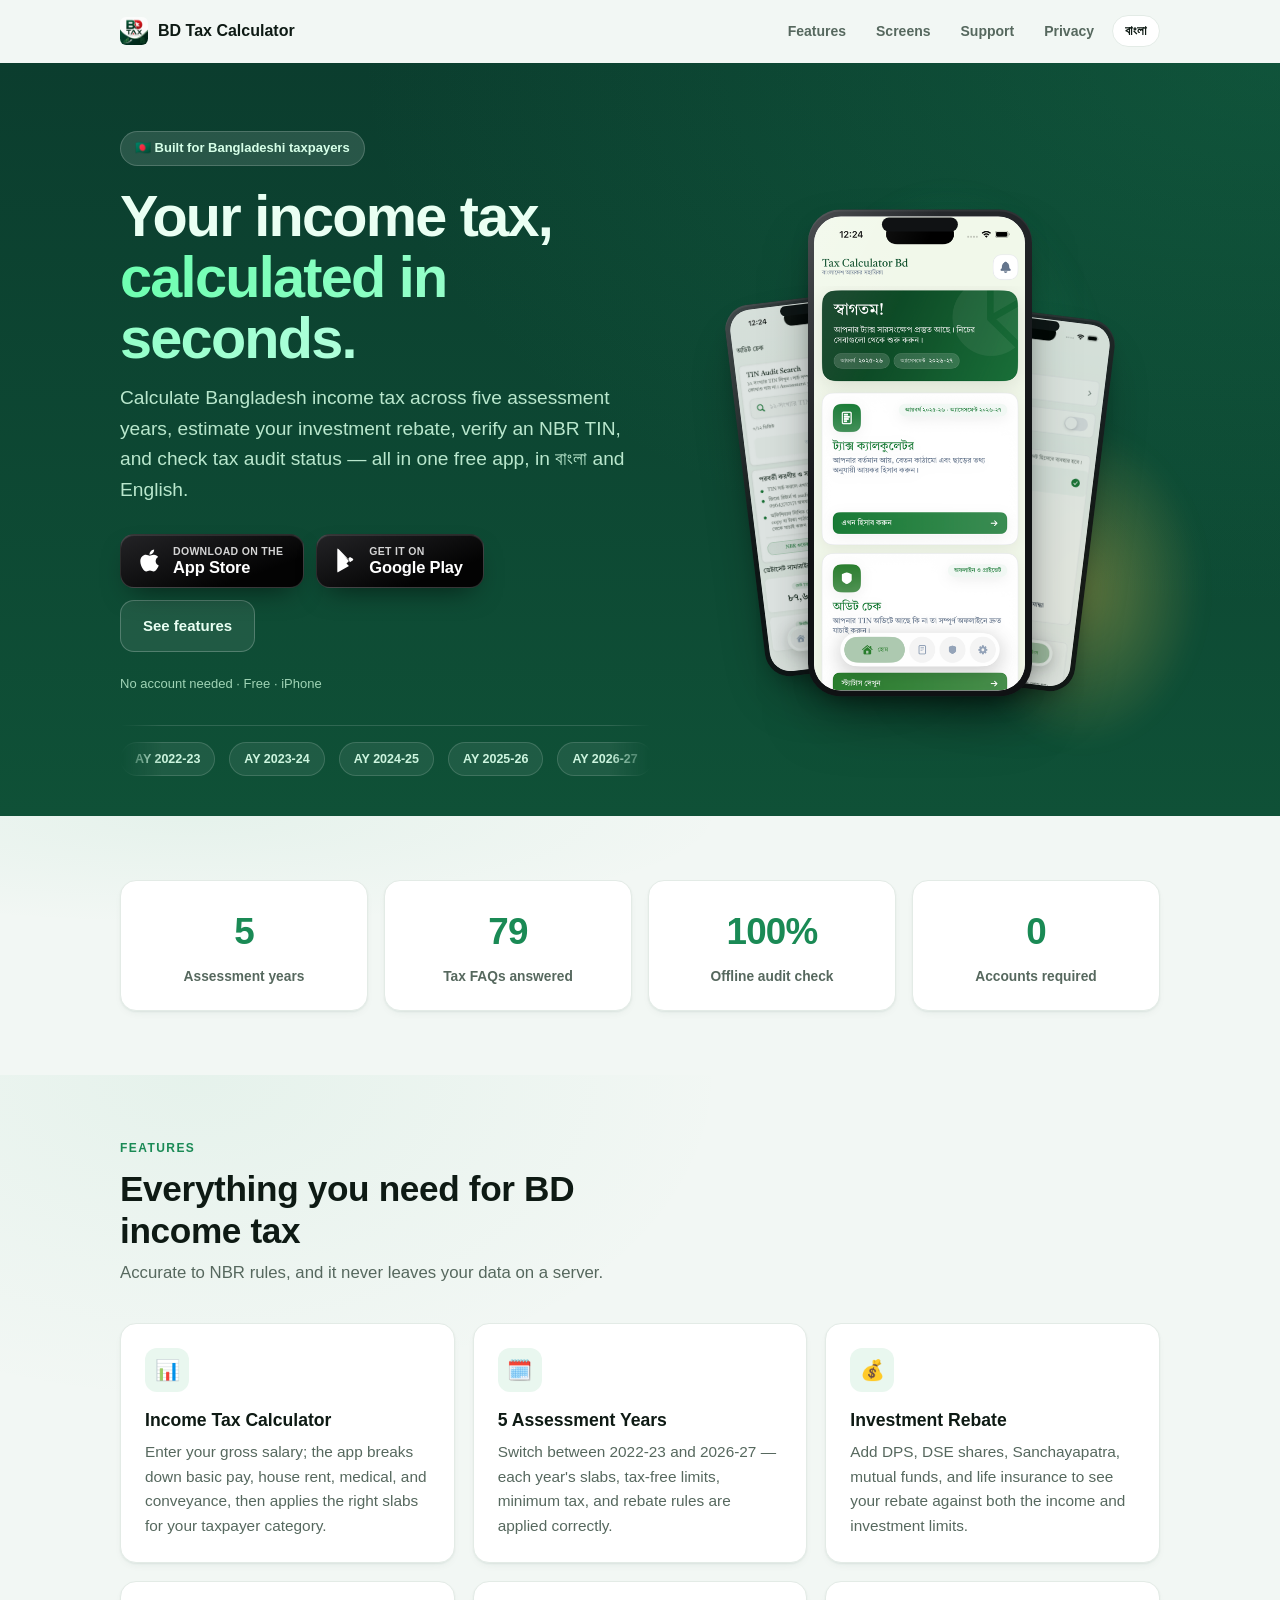
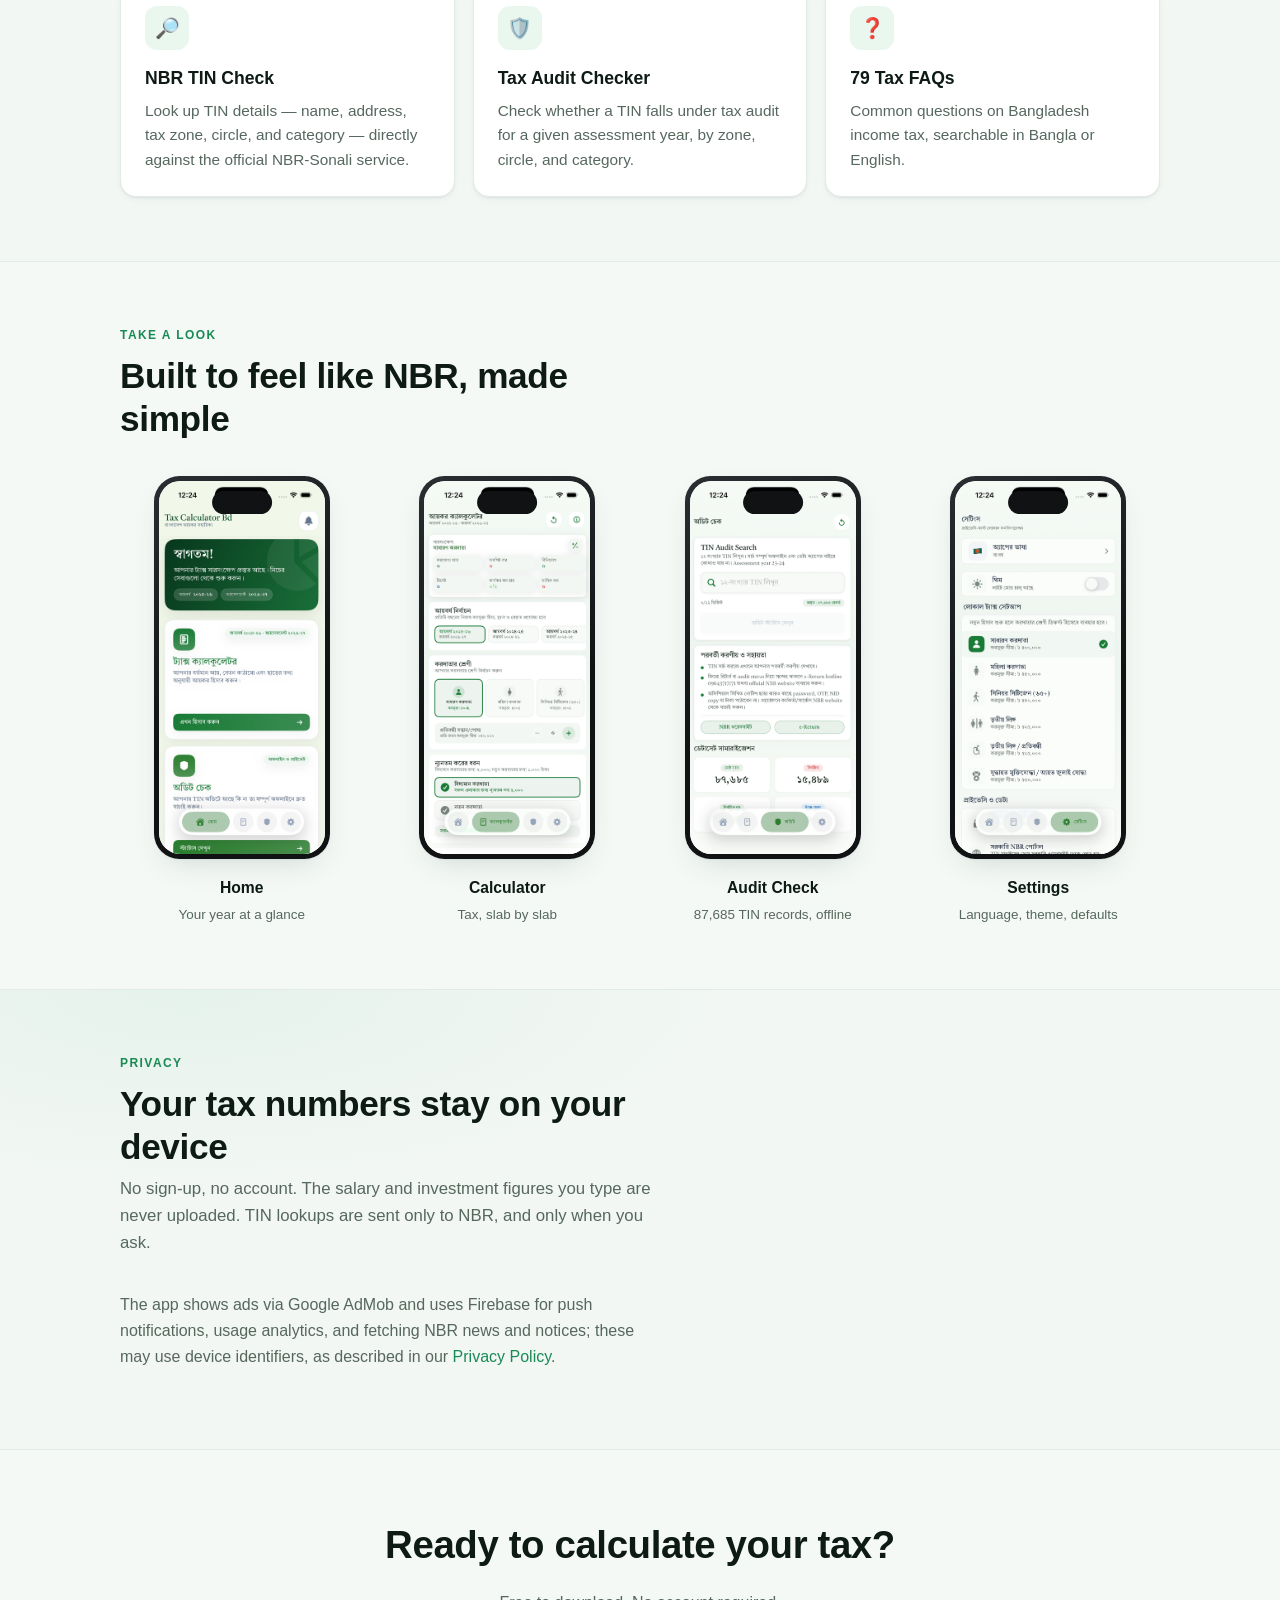
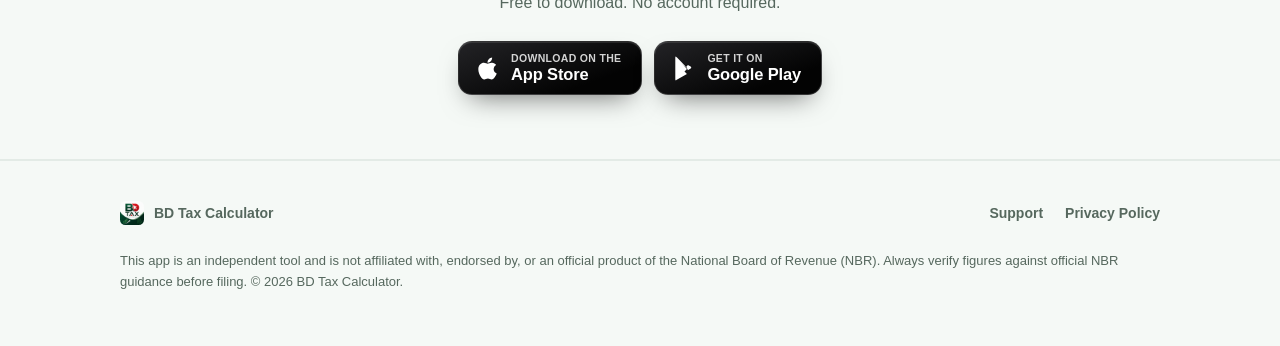
<file: index.html>
<!DOCTYPE html>
<html lang="en" data-lang="en">
<head>
  <meta charset="UTF-8" />
  <meta name="viewport" content="width=device-width, initial-scale=1" />
  <title>Bangladesh Income Tax Calculator App — BD Tax Calculator</title>
  <meta name="description" content="Free Bangladesh income tax calculator app for iPhone and Android. Five assessment years (2022-23 to 2026-27), investment rebate, NBR TIN check and tax audit status — in বাংলা and English." />
  <link rel="canonical" href="https://taxhelperbd.com/" />
  <meta name="theme-color" content="#0f5137" />
  <link rel="icon" href="assets/app-icon-64.png" sizes="64x64" type="image/png" />
  <link rel="apple-touch-icon" href="assets/app-icon-180.png" />
  <link rel="stylesheet" href="assets/styles.css" />
  <meta property="og:site_name" content="BD Tax Calculator" />
  <meta property="og:title" content="Bangladesh Income Tax Calculator App — BD Tax Calculator" />
  <meta property="og:description" content="Free Bangladesh income tax calculator, NBR TIN check, and tax audit checker — বাংলা &amp; English, no account needed." />
  <meta property="og:type" content="website" />
  <meta property="og:url" content="https://taxhelperbd.com/" />
  <meta property="og:image" content="https://taxhelperbd.com/assets/app-icon-512.png" />
  <meta property="og:locale" content="en_US" />
  <meta property="og:locale:alternate" content="bn_BD" />
  <meta name="twitter:card" content="summary" />
  <meta name="twitter:title" content="Bangladesh Income Tax Calculator App — BD Tax Calculator" />
  <meta name="twitter:description" content="Free Bangladesh income tax calculator, NBR TIN check, and tax audit checker — বাংলা &amp; English." />
  <meta name="twitter:image" content="https://taxhelperbd.com/assets/app-icon-512.png" />
  <script type="application/ld+json">
  {
    "@context": "https://schema.org",
    "@graph": [
      {
        "@type": "WebSite",
        "@id": "https://taxhelperbd.com/#website",
        "url": "https://taxhelperbd.com/",
        "name": "BD Tax Calculator",
        "inLanguage": ["en", "bn-BD"],
        "description": "Bangladesh income tax calculator, NBR TIN check and tax audit checker."
      },
      {
        "@type": "MobileApplication",
        "@id": "https://taxhelperbd.com/#app",
        "name": "BD Tax Calculator",
        "applicationCategory": "FinanceApplication",
        "operatingSystem": "iOS, Android",
        "url": "https://taxhelperbd.com/",
        "image": "https://taxhelperbd.com/assets/app-icon-512.png",
        "inLanguage": ["bn-BD", "en"],
        "description": "Calculate Bangladesh income tax across five assessment years, estimate the investment rebate, verify an NBR TIN and check tax audit status.",
        "featureList": [
          "Income tax calculator for assessment years 2022-23 to 2026-27",
          "Investment rebate estimate",
          "NBR TIN verification",
          "Tax audit status checker",
          "বাংলা and English"
        ],
        "offers": { "@type": "Offer", "price": "0", "priceCurrency": "BDT" },
        "downloadUrl": [
          "https://apps.apple.com/app/id6790846339",
          "https://play.google.com/store/apps/details?id=com.maruf.bdtaxcalculator"
        ]
      }
    ]
  }
  </script>
</head>
<body>
  <!-- NAV -->
  <header class="nav">
    <div class="wrap">
      <a class="brand" href="index.html" aria-label="BD Tax Calculator home">
        <img src="assets/app-icon-64.png" width="28" height="28" alt="" />
        <span>BD Tax Calculator</span>
      </a>
      <nav class="nav-links">
        <a href="#features"><span class="en">Features</span><span class="bn">ফিচার</span></a>
        <a href="#screens"><span class="en">Screens</span><span class="bn">স্ক্রিন</span></a>
        <a href="support.html"><span class="en">Support</span><span class="bn">সহায়তা</span></a>
        <a href="privacy.html"><span class="en">Privacy</span><span class="bn">গোপনীয়তা</span></a>
        <button class="lang-toggle nav-links" data-lang-toggle aria-label="Switch language">বাংলা</button>
      </nav>
    </div>
  </header>

  <!-- HERO -->
  <div class="hero">
    <div class="wrap">
      <div class="hero-copy">
        <span class="pill">
          <span class="en">🇧🇩 Built for Bangladeshi taxpayers</span>
          <span class="bn">🇧🇩 বাংলাদেশের করদাতাদের জন্য</span>
        </span>
        <h1>
          <span class="en">Your income tax,<br /><span class="accent">calculated in seconds.</span></span>
          <span class="bn">সেকেন্ডেই আপনার<br /><span class="accent">আয়কর হিসাব।</span></span>
        </h1>
        <p class="lead">
          <span class="en">Calculate Bangladesh income tax across five assessment years, estimate your investment rebate, verify an NBR TIN, and check tax audit status — all in one free app, in বাংলা and English.</span>
          <span class="bn">পাঁচটি করবর্ষের আয়কর হিসাব করুন, বিনিয়োগ রেয়াত দেখুন, NBR TIN যাচাই করুন এবং কর অডিট স্ট্যাটাস দেখুন — সবকিছু একটি ফ্রি অ্যাপে, বাংলা ও ইংরেজিতে।</span>
        </p>
        <div class="store-row">
          <a class="store-btn" href="https://apps.apple.com/app/id6790846339" id="appstore-link" aria-label="Download on the App Store" target="_blank" rel="noopener">
            <svg class="store-btn__icon" viewBox="0 0 384 512" aria-hidden="true"><path d="M318.7 268.7c-.2-36.7 16.4-64.4 50-84.8-18.8-26.9-47.2-41.7-84.7-44.6-35.5-2.8-74.3 20.7-88.5 20.7-15 0-49.4-19.7-76.4-19.7C63.3 141.2 4 184.8 4 273.5q0 39.3 14.4 81.2c12.8 36.7 59 126.7 107.2 125.2 25.2-.6 43-17.9 75.8-17.9 31.8 0 48.3 17.9 76.4 17.9 48.6-.7 90.4-82.5 102.6-119.3-65.2-30.7-61.7-90-61.7-91.9zm-56.6-164.2c27.3-32.4 24.8-61.9 24-72.5-24.1 1.4-52 16.4-67.9 34.9-17.5 19.8-27.8 44.3-25.6 71.9 26.1 2 49.9-11.4 69.5-34.3z"/></svg>
            <span class="store-btn__text">
              <small class="en">Download on the</small><small class="bn">এখনই ডাউনলোড করুন</small>
              <strong class="en">App Store</strong><strong class="bn">App Store</strong>
            </span>
          </a>
          <a class="store-btn" href="https://play.google.com/store/apps/details?id=com.maruf.bdtaxcalculator" id="playstore-link" aria-label="Get it on Google Play" target="_blank" rel="noopener">
            <svg class="store-btn__icon" viewBox="0 0 512 512" aria-hidden="true"><path d="M99.6 8.6C93 12.1 88 18.9 88 28.2v455.6c0 9.3 5 16.1 11.6 19.6L327 265.3 99.6 8.6zM346 289.4l55.6-31.2c17.6-9.9 17.6-33.5 0-43.4L346 183.6 313.6 220 346 289.4zM107 484.7c3.6 1.1 7.5 1.1 11.2-.7l208-116.7L272 313.6 107 484.7zM326.2 240.9L118.2 27.3c-3.7-1.8-7.6-1.8-11.2-.7L272 198.4l54.2 42.5z"/></svg>
            <span class="store-btn__text">
              <small class="en">GET IT ON</small><small class="bn">গুগল প্লে থেকে</small>
              <strong class="en">Google Play</strong><strong class="bn">Google Play</strong>
            </span>
          </a>
        </div>
        <div class="cta-row" style="margin-top:12px;">
          <a class="btn btn-ghost" href="#features">
             <span class="en">See features</span>
             <span class="bn">ফিচার দেখুন</span>
          </a>
        </div>
        <p class="hero-note">
          <span class="en">No account needed · Free · iPhone</span>
          <span class="bn">অ্যাকাউন্ট লাগে না · ফ্রি · iPhone</span>
        </p>

        <div class="year-ticker" aria-hidden="true">
          <div class="track">
            <span class="chip">AY 2022-23</span>
            <span class="chip">AY 2023-24</span>
            <span class="chip">AY 2024-25</span>
            <span class="chip">AY 2025-26</span>
            <span class="chip">AY 2026-27</span>
            <span class="chip">AY 2022-23</span>
            <span class="chip">AY 2023-24</span>
            <span class="chip">AY 2024-25</span>
            <span class="chip">AY 2025-26</span>
            <span class="chip">AY 2026-27</span>
          </div>
        </div>
      </div>

      <div class="phone-stage">
        <div class="glow" aria-hidden="true"></div>
        <div class="phone p-left" aria-hidden="true">
          <div class="notch"></div>
          <div class="screen"><img src="assets/screenshots/audit.png" alt="" loading="lazy" /></div>
          <div class="sheen"></div>
        </div>
        <div class="phone p-right" aria-hidden="true">
          <div class="notch"></div>
          <div class="screen"><img src="assets/screenshots/settings.png" alt="" loading="lazy" /></div>
          <div class="sheen"></div>
        </div>
        <div class="phone p-main">
          <div class="notch"></div>
          <div class="screen">
            <img src="assets/screenshots/home.png" alt="BD Tax Calculator home screen showing the current assessment year and quick actions" loading="lazy" />
          </div>
          <div class="sheen"></div>
        </div>
      </div>
    </div>
  </div>

  <!-- STATS -->
  <section>
    <div class="wrap">
      <div class="stats reveal-stagger">
        <div class="stat reveal">
          <div class="num" data-target="5">0</div>
          <div class="label"><span class="en">Assessment years</span><span class="bn">করবর্ষ</span></div>
        </div>
        <div class="stat reveal">
          <div class="num" data-target="79">0</div>
          <div class="label"><span class="en">Tax FAQs answered</span><span class="bn">কর প্রশ্নোত্তর</span></div>
        </div>
        <div class="stat reveal">
          <div class="num" data-target="100" data-suffix="%">0%</div>
          <div class="label"><span class="en">Offline audit check</span><span class="bn">অফলাইন অডিট যাচাই</span></div>
        </div>
        <div class="stat reveal">
          <div class="num" data-target="0">0</div>
          <div class="label"><span class="en">Accounts required</span><span class="bn">অ্যাকাউন্ট লাগে</span></div>
        </div>
      </div>
    </div>
  </section>

  <!-- FEATURES -->
  <section id="features">
    <div class="wrap">
      <div class="section-head reveal">
        <div class="eyebrow"><span class="en">Features</span><span class="bn">ফিচার</span></div>
        <h2><span class="en">Everything you need for BD income tax</span><span class="bn">বাংলাদেশের আয়করের সব কিছু এক জায়গায়</span></h2>
        <p><span class="en">Accurate to NBR rules, and it never leaves your data on a server.</span><span class="bn">NBR নিয়ম অনুযায়ী নির্ভুল, আর আপনার তথ্য কোনো সার্ভারে রাখে না।</span></p>
      </div>

      <div class="grid cols-3 reveal-stagger">
        <div class="card reveal">
          <div class="ico">📊</div>
          <h3><span class="en">Income Tax Calculator</span><span class="bn">আয়কর ক্যালকুলেটর</span></h3>
          <p><span class="en">Enter your gross salary; the app breaks down basic pay, house rent, medical, and conveyance, then applies the right slabs for your taxpayer category.</span><span class="bn">মোট বেতন দিন; অ্যাপ মূল বেতন, বাড়ি ভাড়া, চিকিৎসা ও যাতায়াত ভাগ করে আপনার করদাতা শ্রেণি অনুযায়ী সঠিক স্ল্যাব প্রয়োগ করে।</span></p>
        </div>
        <div class="card reveal">
          <div class="ico">🗓️</div>
          <h3><span class="en">5 Assessment Years</span><span class="bn">৫টি করবর্ষ</span></h3>
          <p><span class="en">Switch between 2022-23 and 2026-27 — each year's slabs, tax-free limits, minimum tax, and rebate rules are applied correctly.</span><span class="bn">২০২২-২৩ থেকে ২০২৬-২৭ পর্যন্ত বেছে নিন — প্রতিটি বছরের স্ল্যাব, করমুক্ত সীমা, ন্যূনতম কর ও রেয়াত নিয়ম সঠিকভাবে প্রযোজ্য।</span></p>
        </div>
        <div class="card reveal">
          <div class="ico">💰</div>
          <h3><span class="en">Investment Rebate</span><span class="bn">বিনিয়োগ রেয়াত</span></h3>
          <p><span class="en">Add DPS, DSE shares, Sanchayapatra, mutual funds, and life insurance to see your rebate against both the income and investment limits.</span><span class="bn">DPS, DSE শেয়ার, সঞ্চয়পত্র, মিউচুয়াল ফান্ড ও লাইফ ইন্স্যুরেন্স যোগ করে আয় ও বিনিয়োগ সীমা অনুযায়ী রেয়াত দেখুন।</span></p>
        </div>
        <div class="card reveal">
          <div class="ico">🔎</div>
          <h3><span class="en">NBR TIN Check</span><span class="bn">NBR TIN যাচাই</span></h3>
          <p><span class="en">Look up TIN details — name, address, tax zone, circle, and category — directly against the official NBR-Sonali service.</span><span class="bn">সরাসরি অফিসিয়াল NBR-Sonali সেবা থেকে TIN-এর তথ্য (নাম, ঠিকানা, কর অঞ্চল, সার্কেল, শ্রেণি) দেখুন।</span></p>
        </div>
        <div class="card reveal">
          <div class="ico">🛡️</div>
          <h3><span class="en">Tax Audit Checker</span><span class="bn">কর অডিট যাচাই</span></h3>
          <p><span class="en">Check whether a TIN falls under tax audit for a given assessment year, by zone, circle, and category.</span><span class="bn">নির্দিষ্ট করবর্ষে কোনো TIN অডিটের আওতায় কিনা তা অঞ্চল, সার্কেল ও শ্রেণি অনুযায়ী যাচাই করুন।</span></p>
        </div>
        <div class="card reveal">
          <div class="ico">❓</div>
          <h3><span class="en">79 Tax FAQs</span><span class="bn">৭৯টি কর প্রশ্নোত্তর</span></h3>
          <p><span class="en">Common questions on Bangladesh income tax, searchable in Bangla or English.</span><span class="bn">বাংলাদেশের আয়কর নিয়ে সাধারণ প্রশ্ন, বাংলা বা ইংরেজিতে খুঁজুন।</span></p>
        </div>
      </div>
    </div>
  </section>

  <!-- SCREENSHOTS -->
  <section id="screens" class="band">
    <div class="wrap">
      <div class="section-head reveal">
        <div class="eyebrow"><span class="en">Take a look</span><span class="bn">দেখে নিন</span></div>
        <h2><span class="en">Built to feel like NBR, made simple</span><span class="bn">সহজ করে বানানো, NBR-এর মতোই নির্ভরযোগ্য</span></h2>
      </div>
      <div class="showcase-row reveal-stagger">
        <div class="showcase-item reveal">
          <div class="frame">
            <div class="notch"></div>
            <div class="screen"><img src="assets/screenshots/home.png" alt="Home screen with quick actions" loading="lazy" /></div>
          </div>
          <h4><span class="en">Home</span><span class="bn">হোম</span></h4>
          <p><span class="en">Your year at a glance</span><span class="bn">আপনার বছর, এক নজরে</span></p>
        </div>
        <div class="showcase-item reveal">
          <div class="frame">
            <div class="notch"></div>
            <div class="screen"><img src="assets/screenshots/calculator.png" alt="Income tax calculator screen" loading="lazy" /></div>
          </div>
          <h4><span class="en">Calculator</span><span class="bn">ক্যালকুলেটর</span></h4>
          <p><span class="en">Tax, slab by slab</span><span class="bn">স্ল্যাব ধরে ধরে কর</span></p>
        </div>
        <div class="showcase-item reveal">
          <div class="frame">
            <div class="notch"></div>
            <div class="screen"><img src="assets/screenshots/audit.png" alt="Tax audit checker screen" loading="lazy" /></div>
          </div>
          <h4><span class="en">Audit Check</span><span class="bn">অডিট চেক</span></h4>
          <p><span class="en">87,685 TIN records, offline</span><span class="bn">৮৭,৬৮৫ TIN রেকর্ড, অফলাইনে</span></p>
        </div>
        <div class="showcase-item reveal">
          <div class="frame">
            <div class="notch"></div>
            <div class="screen"><img src="assets/screenshots/settings.png" alt="Settings screen with taxpayer categories" loading="lazy" /></div>
          </div>
          <h4><span class="en">Settings</span><span class="bn">সেটিংস</span></h4>
          <p><span class="en">Language, theme, defaults</span><span class="bn">ভাষা, থিম, ডিফল্ট</span></p>
        </div>
      </div>
    </div>
  </section>

  <!-- PRIVACY BAND -->
  <section>
    <div class="wrap">
      <div class="section-head reveal">
        <div class="eyebrow"><span class="en">Privacy</span><span class="bn">গোপনীয়তা</span></div>
        <h2><span class="en">Your tax numbers stay on your device</span><span class="bn">আপনার করের তথ্য আপনার ডিভাইসেই থাকে</span></h2>
        <p><span class="en">No sign-up, no account. The salary and investment figures you type are never uploaded. TIN lookups are sent only to NBR, and only when you ask.</span><span class="bn">সাইন-আপ বা অ্যাকাউন্ট লাগে না। আপনি যে বেতন ও বিনিয়োগের তথ্য লেখেন তা কখনো আপলোড হয় না। TIN যাচাই শুধু আপনি চাইলে NBR-এ পাঠানো হয়।</span></p>
      </div>
      <p class="reveal" style="color:var(--muted);max-width:60ch;">
        <span class="en">The app shows ads via Google AdMob and uses Firebase for push notifications, usage analytics, and fetching NBR news and notices; these may use device identifiers, as described in our <a href="privacy.html">Privacy Policy</a>.</span>
        <span class="bn">অ্যাপে Google AdMob-এর মাধ্যমে বিজ্ঞাপন দেখানো হয় এবং পুশ নোটিফিকেশন, ব্যবহারের অ্যানালিটিক্স ও NBR খবর-নোটিশ আনার জন্য Firebase ব্যবহার হয়; এগুলো ডিভাইস আইডেন্টিফায়ার ব্যবহার করতে পারে, বিস্তারিত আমাদের <a href="privacy.html">প্রাইভেসি পলিসিতে</a>।</span>
      </p>
    </div>
  </section>

  <!-- CTA -->
  <section class="band">
    <div class="wrap reveal" style="text-align:center;">
      <h2 style="font-size:clamp(1.6rem,4vw,2.4rem);letter-spacing:-.01em;margin:0 0 14px;">
        <span class="en">Ready to calculate your tax?</span>
        <span class="bn">আপনার কর হিসাব করতে প্রস্তুত?</span>
      </h2>
      <p style="color:var(--muted);max-width:44ch;margin:0 auto 26px;">
        <span class="en">Free to download. No account required.</span>
        <span class="bn">ফ্রি ডাউনলোড। কোনো অ্যাকাউন্ট লাগে না।</span>
      </p>
      <div class="store-row" style="justify-content:center;">
        <a class="store-btn" href="https://apps.apple.com/app/id6790846339" aria-label="Download on the App Store" target="_blank" rel="noopener">
          <svg class="store-btn__icon" viewBox="0 0 384 512" aria-hidden="true"><path d="M318.7 268.7c-.2-36.7 16.4-64.4 50-84.8-18.8-26.9-47.2-41.7-84.7-44.6-35.5-2.8-74.3 20.7-88.5 20.7-15 0-49.4-19.7-76.4-19.7C63.3 141.2 4 184.8 4 273.5q0 39.3 14.4 81.2c12.8 36.7 59 126.7 107.2 125.2 25.2-.6 43-17.9 75.8-17.9 31.8 0 48.3 17.9 76.4 17.9 48.6-.7 90.4-82.5 102.6-119.3-65.2-30.7-61.7-90-61.7-91.9zm-56.6-164.2c27.3-32.4 24.8-61.9 24-72.5-24.1 1.4-52 16.4-67.9 34.9-17.5 19.8-27.8 44.3-25.6 71.9 26.1 2 49.9-11.4 69.5-34.3z"/></svg>
          <span class="store-btn__text">
            <small class="en">Download on the</small><small class="bn">এখনই ডাউনলোড করুন</small>
            <strong class="en">App Store</strong><strong class="bn">App Store</strong>
          </span>
        </a>
        <a class="store-btn" href="https://play.google.com/store/apps/details?id=com.maruf.bdtaxcalculator" aria-label="Get it on Google Play" target="_blank" rel="noopener">
          <svg class="store-btn__icon" viewBox="0 0 512 512" aria-hidden="true"><path d="M99.6 8.6C93 12.1 88 18.9 88 28.2v455.6c0 9.3 5 16.1 11.6 19.6L327 265.3 99.6 8.6zM346 289.4l55.6-31.2c17.6-9.9 17.6-33.5 0-43.4L346 183.6 313.6 220 346 289.4zM107 484.7c3.6 1.1 7.5 1.1 11.2-.7l208-116.7L272 313.6 107 484.7zM326.2 240.9L118.2 27.3c-3.7-1.8-7.6-1.8-11.2-.7L272 198.4l54.2 42.5z"/></svg>
          <span class="store-btn__text">
            <small class="en">GET IT ON</small><small class="bn">গুগল প্লে থেকে</small>
            <strong class="en">Google Play</strong><strong class="bn">Google Play</strong>
          </span>
        </a>
      </div>
    </div>
  </section>

  <!-- FOOTER -->
  <footer class="footer">
    <div class="wrap">
      <a class="brand" href="index.html">
        <img src="assets/app-icon-64.png" width="24" height="24" alt="" />
        <span>BD Tax Calculator</span>
      </a>
      <div class="cols">
        <a href="support.html"><span class="en">Support</span><span class="bn">সহায়তা</span></a>
        <a href="privacy.html"><span class="en">Privacy Policy</span><span class="bn">প্রাইভেসি পলিসি</span></a>
      </div>
      <p class="fine">
        <span class="en">This app is an independent tool and is not affiliated with, endorsed by, or an official product of the National Board of Revenue (NBR). Always verify figures against official NBR guidance before filing. © 2026 BD Tax Calculator.</span>
        <span class="bn">এই অ্যাপটি একটি স্বাধীন টুল, জাতীয় রাজস্ব বোর্ড (NBR)-এর অফিসিয়াল পণ্য নয়। রিটার্ন জমার আগে NBR-এর অফিসিয়াল নির্দেশনার সাথে মিলিয়ে নিন। © ২০২৬ BD Tax Calculator।</span>
      </p>
    </div>
  </footer>

  <script src="assets/site.js"></script>
</body>
</html>
</file>
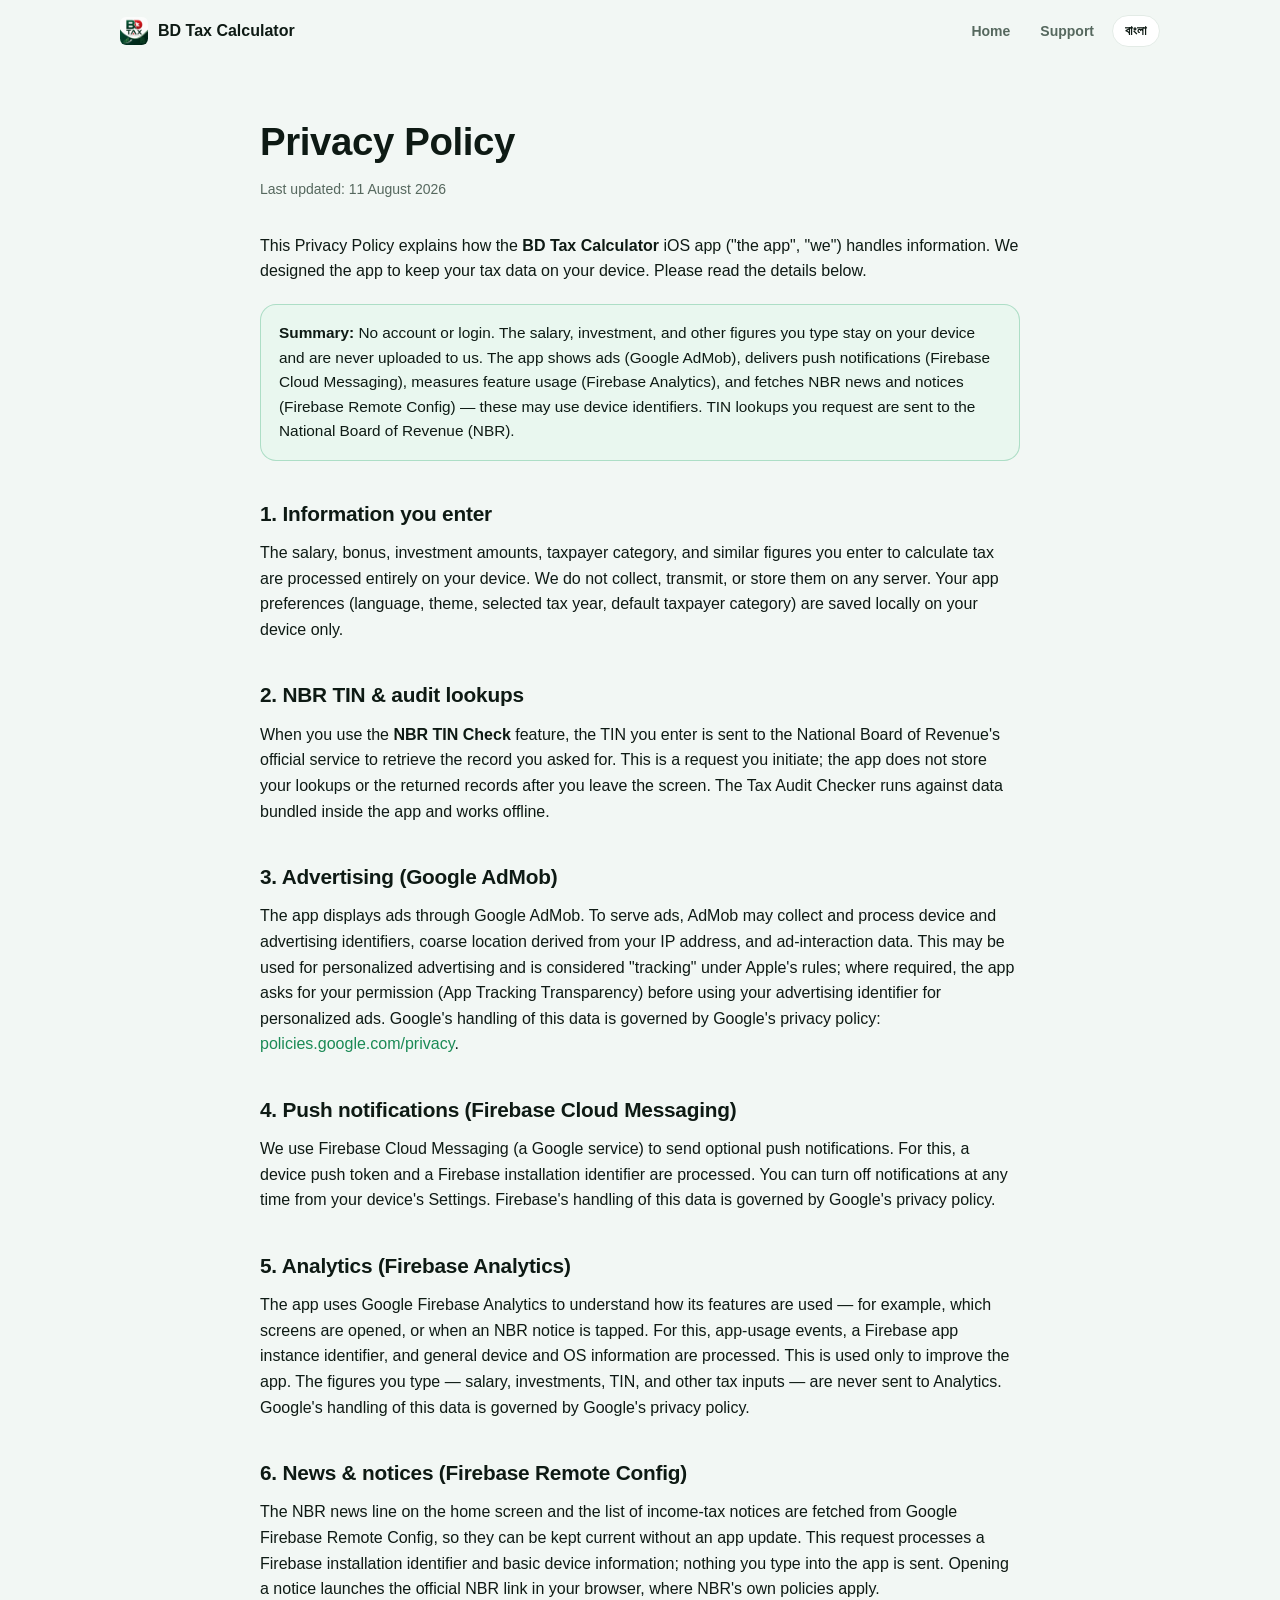
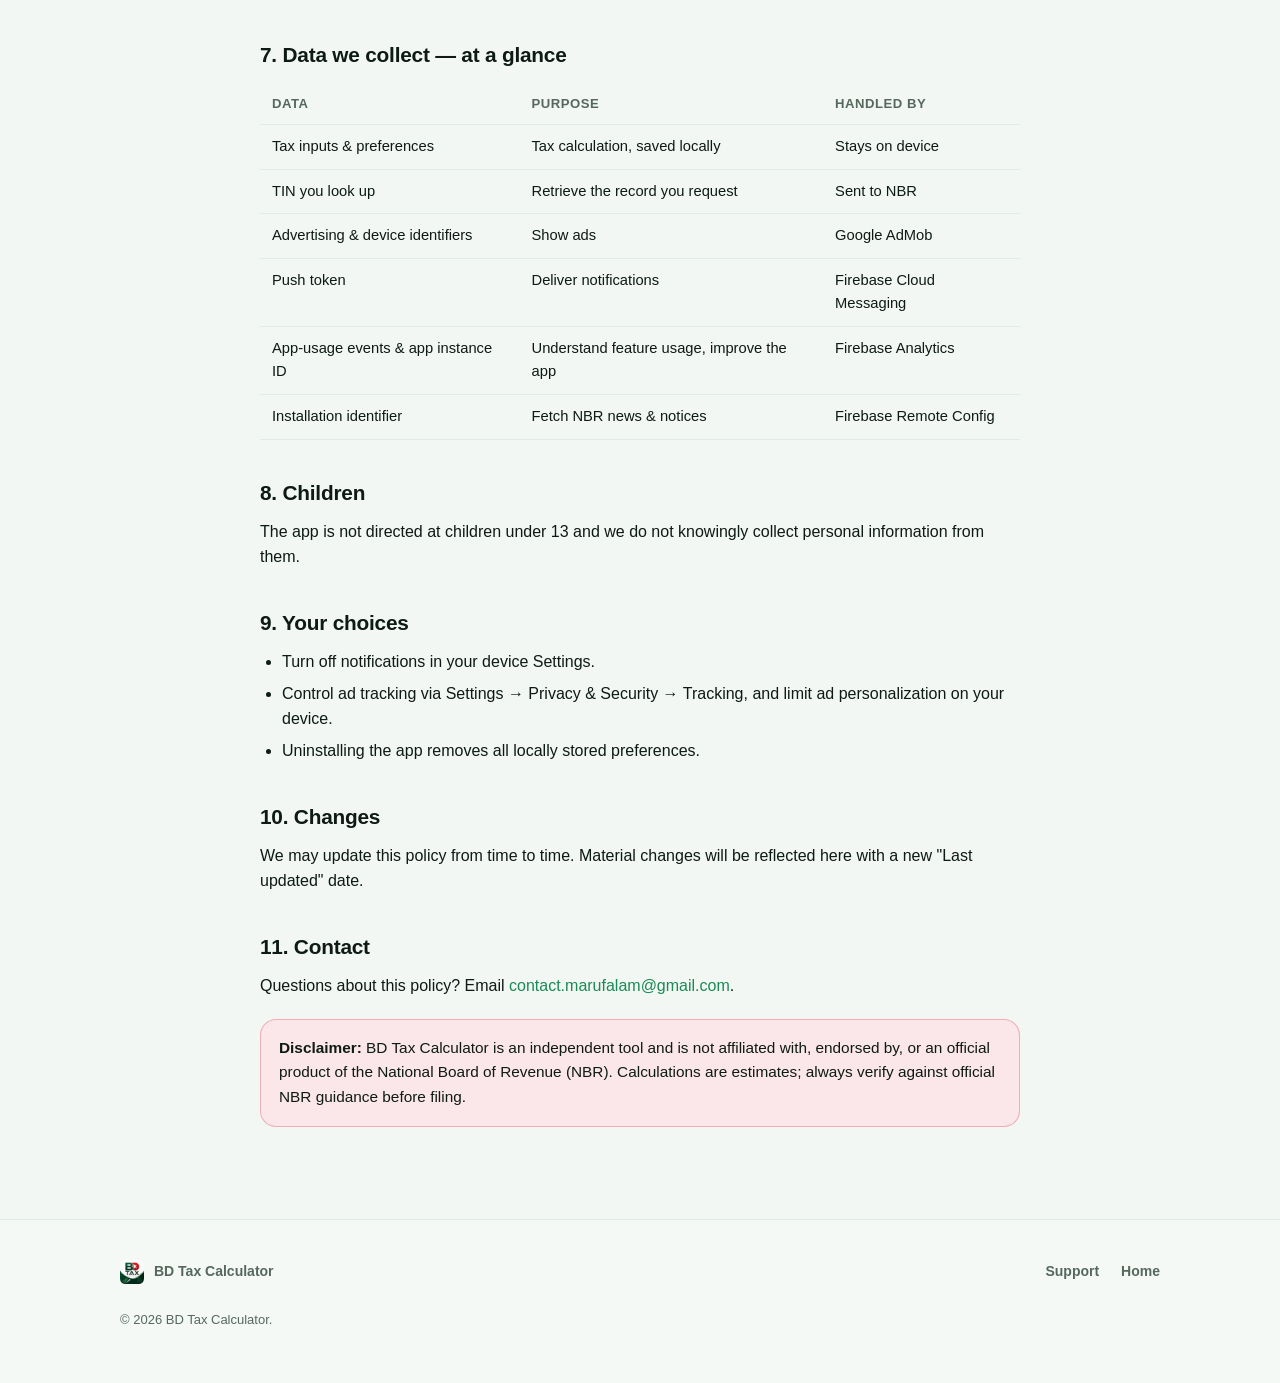
<file: privacy.html>
<!DOCTYPE html>
<html lang="en" data-lang="en">
<head>
  <meta charset="UTF-8" />
  <meta name="viewport" content="width=device-width, initial-scale=1" />
  <title>Privacy Policy — BD Tax Calculator</title>
  <meta name="description" content="How the BD Tax Calculator app handles your data: tax figures stay on your device, no account, and what AdMob, Firebase and NBR TIN lookups receive." />
  <link rel="canonical" href="https://taxhelperbd.com/privacy.html" />
  <meta name="theme-color" content="#0f5137" />
  <link rel="icon" href="assets/app-icon-64.png" sizes="64x64" type="image/png" />
  <link rel="apple-touch-icon" href="assets/app-icon-180.png" />
  <link rel="stylesheet" href="assets/styles.css" />
  <meta property="og:site_name" content="BD Tax Calculator" />
  <meta property="og:title" content="Privacy Policy — BD Tax Calculator" />
  <meta property="og:description" content="Your tax figures stay on your device. No account. Here's exactly what leaves the app and why." />
  <meta property="og:type" content="website" />
  <meta property="og:url" content="https://taxhelperbd.com/privacy.html" />
  <meta property="og:image" content="https://taxhelperbd.com/assets/app-icon-512.png" />
  <meta name="twitter:card" content="summary" />
  <script type="application/ld+json">
  {
    "@context": "https://schema.org",
    "@graph": [
      {
        "@type": "BreadcrumbList",
        "itemListElement": [
          { "@type": "ListItem", "position": 1, "name": "Home", "item": "https://taxhelperbd.com/" },
          { "@type": "ListItem", "position": 2, "name": "Privacy Policy", "item": "https://taxhelperbd.com/privacy.html" }
        ]
      },
      {
        "@type": "WebPage",
        "name": "Privacy Policy — BD Tax Calculator",
        "url": "https://taxhelperbd.com/privacy.html",
        "dateModified": "2026-08-11",
        "inLanguage": ["en", "bn-BD"]
      }
    ]
  }
  </script>
</head>
<body>
  <header class="nav">
    <div class="wrap">
      <a class="brand" href="index.html" aria-label="BD Tax Calculator home">
        <img src="assets/app-icon-64.png" width="28" height="28" alt="" />
        <span>BD Tax Calculator</span>
      </a>
      <nav class="nav-links">
        <a href="index.html"><span class="en">Home</span><span class="bn">হোম</span></a>
        <a href="support.html"><span class="en">Support</span><span class="bn">সহায়তা</span></a>
        <button class="lang-toggle" data-lang-toggle aria-label="Switch language">বাংলা</button>
      </nav>
    </div>
  </header>

  <main class="doc">
    <div class="wrap">
      <h1><span class="en">Privacy Policy</span><span class="bn">গোপনীয়তা নীতি</span></h1>
      <p class="updated"><span class="en">Last updated: 11 August 2026</span><span class="bn">সর্বশেষ হালনাগাদ: ১১ আগস্ট ২০২৬</span></p>

      <p>
        <span class="en">This Privacy Policy explains how the <strong>BD Tax Calculator</strong> iOS app ("the app", "we") handles information. We designed the app to keep your tax data on your device. Please read the details below.</span>
        <span class="bn">এই গোপনীয়তা নীতি ব্যাখ্যা করে <strong>BD Tax Calculator</strong> iOS অ্যাপ ("অ্যাপ", "আমরা") কীভাবে তথ্য পরিচালনা করে। আমরা অ্যাপটি এমনভাবে তৈরি করেছি যেন আপনার করের তথ্য আপনার ডিভাইসেই থাকে। নিচের বিস্তারিত পড়ুন।</span>
      </p>

      <div class="callout">
        <span class="en"><strong>Summary:</strong> No account or login. The salary, investment, and other figures you type stay on your device and are never uploaded to us. The app shows ads (Google AdMob), delivers push notifications (Firebase Cloud Messaging), measures feature usage (Firebase Analytics), and fetches NBR news and notices (Firebase Remote Config) — these may use device identifiers. TIN lookups you request are sent to the National Board of Revenue (NBR).</span>
        <span class="bn"><strong>সারসংক্ষেপ:</strong> কোনো অ্যাকাউন্ট বা লগইন নেই। আপনি যে বেতন, বিনিয়োগ ও অন্যান্য তথ্য লেখেন তা আপনার ডিভাইসেই থাকে, আমাদের কাছে আপলোড হয় না। অ্যাপ বিজ্ঞাপন দেখায় (Google AdMob), পুশ নোটিফিকেশন পাঠায় (Firebase Cloud Messaging), ফিচার ব্যবহারের পরিসংখ্যান নেয় (Firebase Analytics) এবং NBR খবর ও নোটিশ আনে (Firebase Remote Config) — এগুলো ডিভাইস আইডেন্টিফায়ার ব্যবহার করতে পারে। আপনার অনুরোধ করা TIN যাচাই জাতীয় রাজস্ব বোর্ড (NBR)-এ পাঠানো হয়।</span>
      </div>

      <h2><span class="en">1. Information you enter</span><span class="bn">১. আপনার দেওয়া তথ্য</span></h2>
      <p>
        <span class="en">The salary, bonus, investment amounts, taxpayer category, and similar figures you enter to calculate tax are processed entirely on your device. We do not collect, transmit, or store them on any server. Your app preferences (language, theme, selected tax year, default taxpayer category) are saved locally on your device only.</span>
        <span class="bn">কর হিসাবের জন্য আপনি যে বেতন, বোনাস, বিনিয়োগের পরিমাণ, করদাতা শ্রেণি ও অনুরূপ তথ্য দেন তা সম্পূর্ণভাবে আপনার ডিভাইসেই প্রক্রিয়া হয়। আমরা এগুলো কোনো সার্ভারে সংগ্রহ, প্রেরণ বা সংরক্ষণ করি না। আপনার অ্যাপ পছন্দ (ভাষা, থিম, নির্বাচিত করবর্ষ, ডিফল্ট করদাতা শ্রেণি) শুধু আপনার ডিভাইসেই সংরক্ষিত হয়।</span>
      </p>

      <h2><span class="en">2. NBR TIN &amp; audit lookups</span><span class="bn">২. NBR TIN ও অডিট যাচাই</span></h2>
      <p>
        <span class="en">When you use the <strong>NBR TIN Check</strong> feature, the TIN you enter is sent to the National Board of Revenue's official service to retrieve the record you asked for. This is a request you initiate; the app does not store your lookups or the returned records after you leave the screen. The Tax Audit Checker runs against data bundled inside the app and works offline.</span>
        <span class="bn">আপনি যখন <strong>NBR TIN যাচাই</strong> ফিচার ব্যবহার করেন, আপনার দেওয়া TIN জাতীয় রাজস্ব বোর্ডের অফিসিয়াল সেবায় পাঠানো হয় আপনার চাওয়া রেকর্ড আনার জন্য। এটি আপনার নিজের করা অনুরোধ; স্ক্রিন থেকে বের হওয়ার পর অ্যাপ আপনার যাচাই বা প্রাপ্ত রেকর্ড সংরক্ষণ করে না। কর অডিট যাচাই অ্যাপের ভেতরের ডেটা দিয়ে চলে এবং অফলাইনে কাজ করে।</span>
      </p>

      <h2><span class="en">3. Advertising (Google AdMob)</span><span class="bn">৩. বিজ্ঞাপন (Google AdMob)</span></h2>
      <p>
        <span class="en">The app displays ads through Google AdMob. To serve ads, AdMob may collect and process device and advertising identifiers, coarse location derived from your IP address, and ad-interaction data. This may be used for personalized advertising and is considered "tracking" under Apple's rules; where required, the app asks for your permission (App Tracking Transparency) before using your advertising identifier for personalized ads. Google's handling of this data is governed by Google's privacy policy: <a href="https://policies.google.com/privacy" target="_blank" rel="noopener">policies.google.com/privacy</a>.</span>
        <span class="bn">অ্যাপ Google AdMob-এর মাধ্যমে বিজ্ঞাপন দেখায়। বিজ্ঞাপন দিতে AdMob ডিভাইস ও বিজ্ঞাপন আইডেন্টিফায়ার, IP থেকে প্রাপ্ত আনুমানিক অবস্থান এবং বিজ্ঞাপন-ইন্টারঅ্যাকশন তথ্য সংগ্রহ ও প্রক্রিয়া করতে পারে। এটি ব্যক্তিগতকৃত বিজ্ঞাপনের জন্য ব্যবহৃত হতে পারে এবং Apple-এর নিয়মে এটি "ট্র্যাকিং" হিসেবে গণ্য; প্রয়োজনে অ্যাপ আপনার বিজ্ঞাপন আইডেন্টিফায়ার ব্যবহারের আগে অনুমতি চায় (App Tracking Transparency)। এই তথ্য Google-এর গোপনীয়তা নীতি অনুযায়ী পরিচালিত হয়: <a href="https://policies.google.com/privacy" target="_blank" rel="noopener">policies.google.com/privacy</a>।</span>
      </p>

      <h2><span class="en">4. Push notifications (Firebase Cloud Messaging)</span><span class="bn">৪. পুশ নোটিফিকেশন (Firebase Cloud Messaging)</span></h2>
      <p>
        <span class="en">We use Firebase Cloud Messaging (a Google service) to send optional push notifications. For this, a device push token and a Firebase installation identifier are processed. You can turn off notifications at any time from your device's Settings. Firebase's handling of this data is governed by Google's privacy policy.</span>
        <span class="bn">ঐচ্ছিক পুশ নোটিফিকেশন পাঠাতে আমরা Firebase Cloud Messaging (Google-এর একটি সেবা) ব্যবহার করি। এর জন্য একটি ডিভাইস পুশ টোকেন ও একটি Firebase ইনস্টলেশন আইডেন্টিফায়ার প্রক্রিয়া হয়। আপনি যেকোনো সময় ডিভাইসের Settings থেকে নোটিফিকেশন বন্ধ করতে পারেন। এই তথ্য Google-এর গোপনীয়তা নীতি অনুযায়ী পরিচালিত হয়।</span>
      </p>

      <h2><span class="en">5. Analytics (Firebase Analytics)</span><span class="bn">৫. অ্যানালিটিক্স (Firebase Analytics)</span></h2>
      <p>
        <span class="en">The app uses Google Firebase Analytics to understand how its features are used — for example, which screens are opened, or when an NBR notice is tapped. For this, app-usage events, a Firebase app instance identifier, and general device and OS information are processed. This is used only to improve the app. The figures you type — salary, investments, TIN, and other tax inputs — are never sent to Analytics. Google's handling of this data is governed by Google's privacy policy.</span>
        <span class="bn">অ্যাপের ফিচারগুলো কীভাবে ব্যবহার হচ্ছে তা বুঝতে আমরা Google Firebase Analytics ব্যবহার করি — যেমন কোন স্ক্রিন খোলা হচ্ছে, বা কখন কোনো NBR নোটিশে ট্যাপ করা হয়েছে। এর জন্য অ্যাপ ব্যবহারের ইভেন্ট, একটি Firebase অ্যাপ ইনস্ট্যান্স আইডেন্টিফায়ার এবং সাধারণ ডিভাইস ও OS তথ্য প্রক্রিয়া হয়। এটি শুধু অ্যাপ উন্নত করার জন্য ব্যবহৃত হয়। আপনি যা লেখেন — বেতন, বিনিয়োগ, TIN ও অন্যান্য করের তথ্য — তা কখনোই Analytics-এ পাঠানো হয় না। এই তথ্য Google-এর গোপনীয়তা নীতি অনুযায়ী পরিচালিত হয়।</span>
      </p>

      <h2><span class="en">6. News &amp; notices (Firebase Remote Config)</span><span class="bn">৬. খবর ও নোটিশ (Firebase Remote Config)</span></h2>
      <p>
        <span class="en">The NBR news line on the home screen and the list of income-tax notices are fetched from Google Firebase Remote Config, so they can be kept current without an app update. This request processes a Firebase installation identifier and basic device information; nothing you type into the app is sent. Opening a notice launches the official NBR link in your browser, where NBR's own policies apply.</span>
        <span class="bn">হোম স্ক্রিনের NBR খবর এবং আয়কর নোটিশের তালিকা Google Firebase Remote Config থেকে আনা হয়, যাতে অ্যাপ আপডেট ছাড়াই এগুলো হালনাগাদ রাখা যায়। এই অনুরোধে একটি Firebase ইনস্টলেশন আইডেন্টিফায়ার ও সাধারণ ডিভাইস তথ্য প্রক্রিয়া হয়; আপনি অ্যাপে যা লেখেন তার কিছুই পাঠানো হয় না। কোনো নোটিশ খুললে সেটি আপনার ব্রাউজারে NBR-এর অফিসিয়াল লিংক খোলে, যেখানে NBR-এর নিজস্ব নীতি প্রযোজ্য।</span>
      </p>

      <h2><span class="en">7. Data we collect — at a glance</span><span class="bn">৭. আমরা যে তথ্য সংগ্রহ করি — এক নজরে</span></h2>
      <table class="data-table">
        <thead>
          <tr>
            <th><span class="en">Data</span><span class="bn">তথ্য</span></th>
            <th><span class="en">Purpose</span><span class="bn">উদ্দেশ্য</span></th>
            <th><span class="en">Handled by</span><span class="bn">পরিচালনায়</span></th>
          </tr>
        </thead>
        <tbody>
          <tr>
            <td><span class="en">Tax inputs &amp; preferences</span><span class="bn">করের তথ্য ও পছন্দ</span></td>
            <td><span class="en">Tax calculation, saved locally</span><span class="bn">কর হিসাব, স্থানীয়ভাবে সংরক্ষিত</span></td>
            <td><span class="en">Stays on device</span><span class="bn">ডিভাইসেই থাকে</span></td>
          </tr>
          <tr>
            <td><span class="en">TIN you look up</span><span class="bn">যাচাই করা TIN</span></td>
            <td><span class="en">Retrieve the record you request</span><span class="bn">আপনার চাওয়া রেকর্ড আনা</span></td>
            <td><span class="en">Sent to NBR</span><span class="bn">NBR-এ পাঠানো হয়</span></td>
          </tr>
          <tr>
            <td><span class="en">Advertising &amp; device identifiers</span><span class="bn">বিজ্ঞাপন ও ডিভাইস আইডেন্টিফায়ার</span></td>
            <td><span class="en">Show ads</span><span class="bn">বিজ্ঞাপন দেখানো</span></td>
            <td><span class="en">Google AdMob</span><span class="bn">Google AdMob</span></td>
          </tr>
          <tr>
            <td><span class="en">Push token</span><span class="bn">পুশ টোকেন</span></td>
            <td><span class="en">Deliver notifications</span><span class="bn">নোটিফিকেশন পাঠানো</span></td>
            <td><span class="en">Firebase Cloud Messaging</span><span class="bn">Firebase Cloud Messaging</span></td>
          </tr>
          <tr>
            <td><span class="en">App-usage events &amp; app instance ID</span><span class="bn">অ্যাপ ব্যবহারের ইভেন্ট ও অ্যাপ ইনস্ট্যান্স আইডি</span></td>
            <td><span class="en">Understand feature usage, improve the app</span><span class="bn">ফিচার ব্যবহার বোঝা, অ্যাপ উন্নত করা</span></td>
            <td><span class="en">Firebase Analytics</span><span class="bn">Firebase Analytics</span></td>
          </tr>
          <tr>
            <td><span class="en">Installation identifier</span><span class="bn">ইনস্টলেশন আইডেন্টিফায়ার</span></td>
            <td><span class="en">Fetch NBR news &amp; notices</span><span class="bn">NBR খবর ও নোটিশ আনা</span></td>
            <td><span class="en">Firebase Remote Config</span><span class="bn">Firebase Remote Config</span></td>
          </tr>
        </tbody>
      </table>

      <h2><span class="en">8. Children</span><span class="bn">৮. শিশু</span></h2>
      <p>
        <span class="en">The app is not directed at children under 13 and we do not knowingly collect personal information from them.</span>
        <span class="bn">অ্যাপটি ১৩ বছরের কম বয়সী শিশুদের জন্য নয় এবং আমরা জেনেশুনে তাদের ব্যক্তিগত তথ্য সংগ্রহ করি না।</span>
      </p>

      <h2><span class="en">9. Your choices</span><span class="bn">৯. আপনার নিয়ন্ত্রণ</span></h2>
      <ul>
        <li><span class="en">Turn off notifications in your device Settings.</span><span class="bn">ডিভাইস Settings থেকে নোটিফিকেশন বন্ধ করুন।</span></li>
        <li><span class="en">Control ad tracking via Settings → Privacy &amp; Security → Tracking, and limit ad personalization on your device.</span><span class="bn">Settings → Privacy &amp; Security → Tracking থেকে বিজ্ঞাপন ট্র্যাকিং নিয়ন্ত্রণ করুন এবং বিজ্ঞাপন ব্যক্তিগতকরণ সীমিত করুন।</span></li>
        <li><span class="en">Uninstalling the app removes all locally stored preferences.</span><span class="bn">অ্যাপ আনইনস্টল করলে স্থানীয়ভাবে সংরক্ষিত সব পছন্দ মুছে যায়।</span></li>
      </ul>

      <h2><span class="en">10. Changes</span><span class="bn">১০. পরিবর্তন</span></h2>
      <p>
        <span class="en">We may update this policy from time to time. Material changes will be reflected here with a new "Last updated" date.</span>
        <span class="bn">আমরা সময়ে সময়ে এই নীতি হালনাগাদ করতে পারি। গুরুত্বপূর্ণ পরিবর্তন এখানে নতুন "সর্বশেষ হালনাগাদ" তারিখসহ দেখানো হবে।</span>
      </p>

      <h2><span class="en">11. Contact</span><span class="bn">১১. যোগাযোগ</span></h2>
      <p>
        <span class="en">Questions about this policy? Email <a href="mailto:contact.marufalam@gmail.com">contact.marufalam@gmail.com</a>.</span>
        <span class="bn">এই নীতি সম্পর্কে প্রশ্ন? ইমেইল করুন <a href="mailto:contact.marufalam@gmail.com">contact.marufalam@gmail.com</a>।</span>
      </p>

      <div class="callout warn">
        <span class="en"><strong>Disclaimer:</strong> BD Tax Calculator is an independent tool and is not affiliated with, endorsed by, or an official product of the National Board of Revenue (NBR). Calculations are estimates; always verify against official NBR guidance before filing.</span>
        <span class="bn"><strong>দাবিত্যাগ:</strong> BD Tax Calculator একটি স্বাধীন টুল, জাতীয় রাজস্ব বোর্ড (NBR)-এর সাথে সম্পর্কিত বা অফিসিয়াল পণ্য নয়। হিসাবগুলো আনুমানিক; রিটার্ন জমার আগে সবসময় NBR-এর অফিসিয়াল নির্দেশনার সাথে মিলিয়ে নিন।</span>
      </div>
    </div>
  </main>

  <footer class="footer">
    <div class="wrap">
      <a class="brand" href="index.html"><img src="assets/app-icon-64.png" width="24" height="24" alt="" /><span>BD Tax Calculator</span></a>
      <div class="cols">
        <a href="support.html"><span class="en">Support</span><span class="bn">সহায়তা</span></a>
        <a href="index.html"><span class="en">Home</span><span class="bn">হোম</span></a>
      </div>
      <p class="fine">© 2026 BD Tax Calculator.</p>
    </div>
  </footer>

  <script src="assets/site.js"></script>
</body>
</html>
</file>
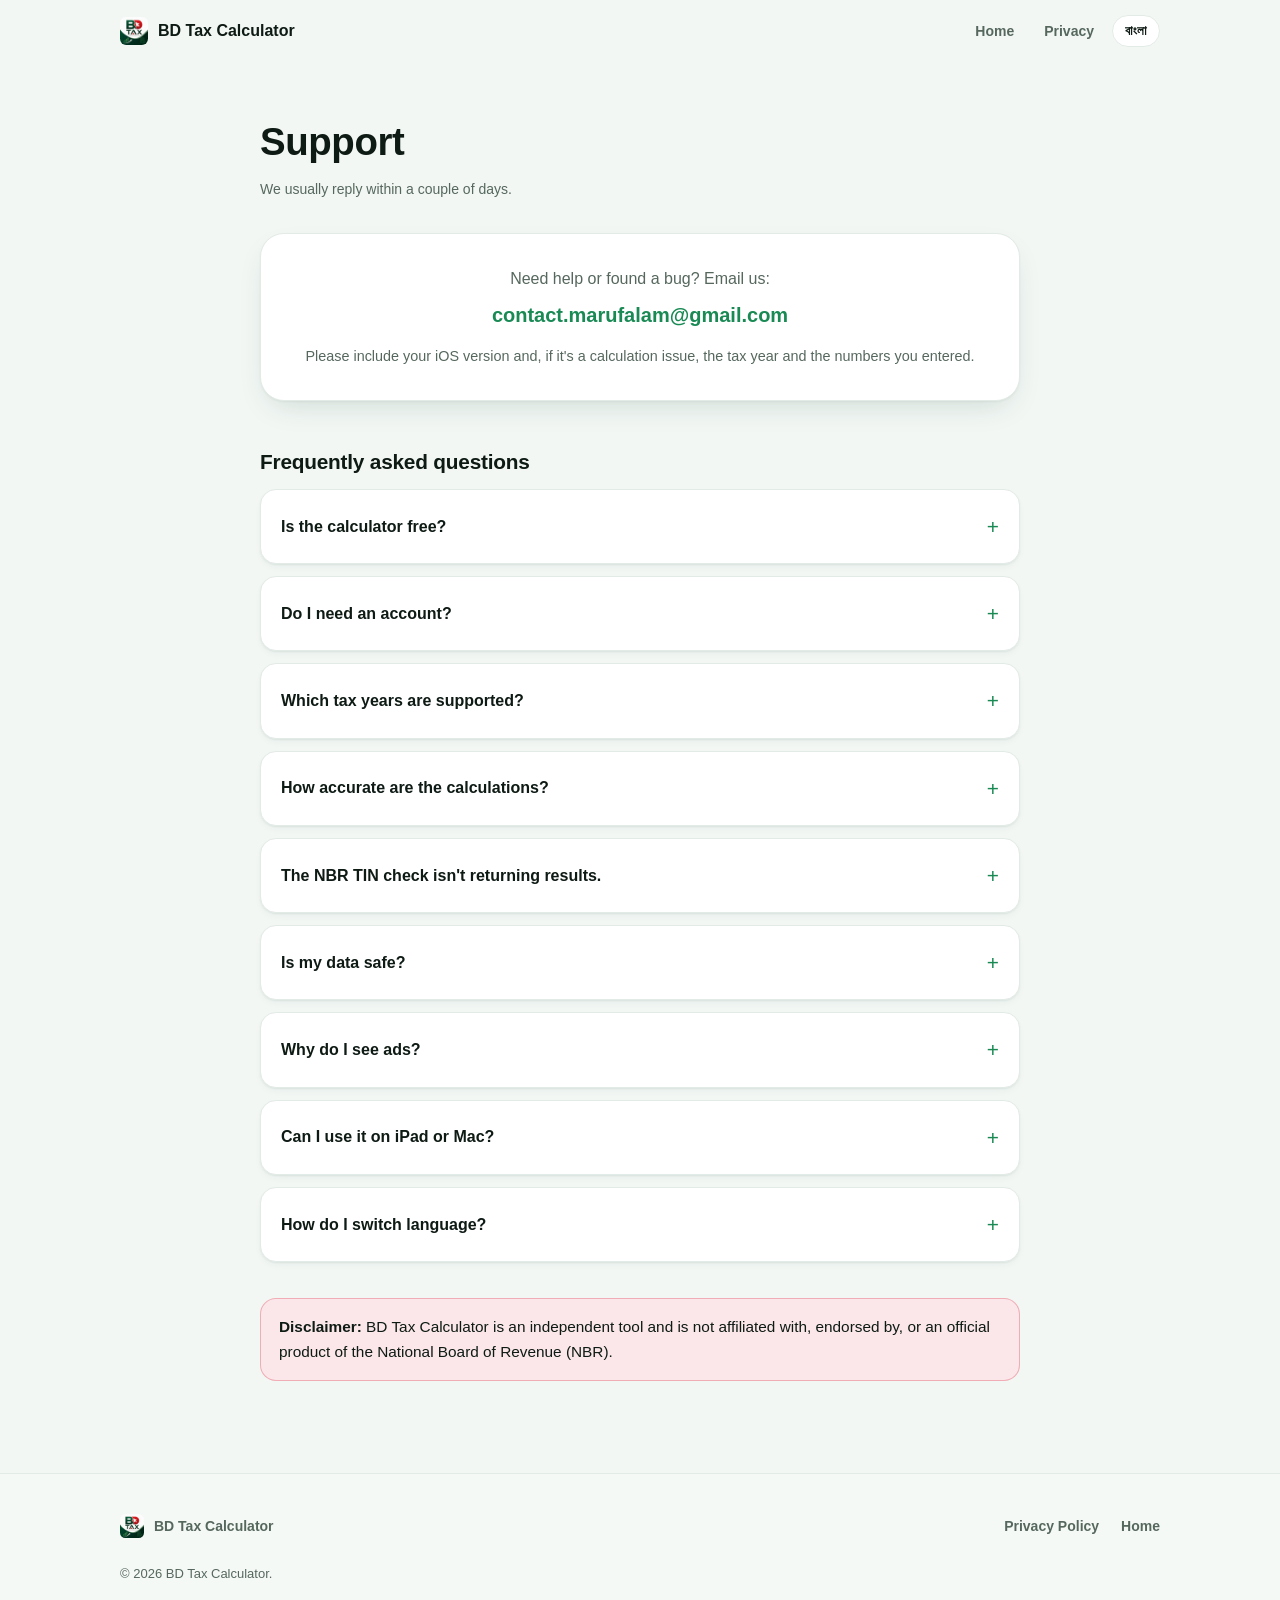
<file: support.html>
<!DOCTYPE html>
<html lang="en" data-lang="en">
<head>
  <meta charset="UTF-8" />
  <meta name="viewport" content="width=device-width, initial-scale=1" />
  <title>Support &amp; FAQ — BD Tax Calculator (Bangladesh Income Tax App)</title>
  <meta name="description" content="Answers about the BD Tax Calculator app: supported assessment years, NBR TIN check, accuracy, data privacy and ads. Contact us if something is off." />
  <link rel="canonical" href="https://taxhelperbd.com/support.html" />
  <meta name="theme-color" content="#0f5137" />
  <link rel="icon" href="assets/app-icon-64.png" sizes="64x64" type="image/png" />
  <link rel="apple-touch-icon" href="assets/app-icon-180.png" />
  <link rel="stylesheet" href="assets/styles.css" />
  <meta property="og:site_name" content="BD Tax Calculator" />
  <meta property="og:title" content="Support &amp; FAQ — BD Tax Calculator" />
  <meta property="og:description" content="Answers about supported assessment years, NBR TIN check, accuracy, data privacy and ads." />
  <meta property="og:type" content="website" />
  <meta property="og:url" content="https://taxhelperbd.com/support.html" />
  <meta property="og:image" content="https://taxhelperbd.com/assets/app-icon-512.png" />
  <meta name="twitter:card" content="summary" />
  <script type="application/ld+json">
  {
    "@context": "https://schema.org",
    "@graph": [
      {
        "@type": "BreadcrumbList",
        "itemListElement": [
          { "@type": "ListItem", "position": 1, "name": "Home", "item": "https://taxhelperbd.com/" },
          { "@type": "ListItem", "position": 2, "name": "Support", "item": "https://taxhelperbd.com/support.html" }
        ]
      },
      {
        "@type": "FAQPage",
        "mainEntity": [
          {
            "@type": "Question",
            "name": "Is the calculator free?",
            "acceptedAnswer": { "@type": "Answer", "text": "Yes. Every feature is free. The app is supported by ads." }
          },
          {
            "@type": "Question",
            "name": "Do I need an account?",
            "acceptedAnswer": { "@type": "Answer", "text": "No. There is no sign-up or login. Your tax inputs stay on your device." }
          },
          {
            "@type": "Question",
            "name": "Which tax years are supported?",
            "acceptedAnswer": { "@type": "Answer", "text": "Five: assessment years 2022-23 through 2026-27 (income years 2021-22 through 2025-26). Each year applies its own slabs, tax-free limits, minimum tax, and rebate rules." }
          },
          {
            "@type": "Question",
            "name": "How accurate are the calculations?",
            "acceptedAnswer": { "@type": "Answer", "text": "The app follows published NBR rules for each supported year. Results are estimates for guidance only — always verify against official NBR guidance before filing. If you spot a figure that doesn't match, email us and we'll fix it." }
          },
          {
            "@type": "Question",
            "name": "The NBR TIN check isn't returning results.",
            "acceptedAnswer": { "@type": "Answer", "text": "TIN Check queries NBR's official service live, so results depend on that service being available and on the TIN being valid (12 digits). If it's temporarily down or the network is slow, try again later." }
          },
          {
            "@type": "Question",
            "name": "Is my data safe?",
            "acceptedAnswer": { "@type": "Answer", "text": "The salary and investment figures you enter never leave your device. TIN lookups are sent only to NBR, and only when you ask. See the Privacy Policy for the full details, including ads and notifications." }
          },
          {
            "@type": "Question",
            "name": "Why do I see ads?",
            "acceptedAnswer": { "@type": "Answer", "text": "Ads keep the app free. They're served through Google AdMob. You can limit ad personalization from your device's Privacy & Security settings." }
          },
          {
            "@type": "Question",
            "name": "Can I use it on iPad or Mac?",
            "acceptedAnswer": { "@type": "Answer", "text": "The app targets iPhone. Support for more devices may come in a later update." }
          },
          {
            "@type": "Question",
            "name": "How do I switch language?",
            "acceptedAnswer": { "@type": "Answer", "text": "The app works in বাংলা and English. Change it any time from the app's Settings tab." }
          }
        ]
      }
    ]
  }
  </script>
</head>
<body>
  <header class="nav">
    <div class="wrap">
      <a class="brand" href="index.html" aria-label="BD Tax Calculator home">
        <img src="assets/app-icon-64.png" width="28" height="28" alt="" />
        <span>BD Tax Calculator</span>
      </a>
      <nav class="nav-links">
        <a href="index.html"><span class="en">Home</span><span class="bn">হোম</span></a>
        <a href="privacy.html"><span class="en">Privacy</span><span class="bn">গোপনীয়তা</span></a>
        <button class="lang-toggle" data-lang-toggle aria-label="Switch language">বাংলা</button>
      </nav>
    </div>
  </header>

  <main class="doc">
    <div class="wrap">
      <h1><span class="en">Support</span><span class="bn">সহায়তা</span></h1>
      <p class="updated"><span class="en">We usually reply within a couple of days.</span><span class="bn">সাধারণত কয়েক দিনের মধ্যে উত্তর দিই।</span></p>

      <!-- Contact -->
      <div class="contact-card">
        <p style="margin:0;color:var(--muted);">
          <span class="en">Need help or found a bug? Email us:</span>
          <span class="bn">সাহায্য দরকার বা কোনো সমস্যা পেয়েছেন? ইমেইল করুন:</span>
        </p>
        <a class="email" href="mailto:contact.marufalam@gmail.com?subject=BD%20Tax%20Calculator%20Support">contact.marufalam@gmail.com</a>
        <p style="margin:14px 0 0;font-size:.9rem;color:var(--muted);">
          <span class="en">Please include your iOS version and, if it's a calculation issue, the tax year and the numbers you entered.</span>
          <span class="bn">অনুগ্রহ করে আপনার iOS ভার্সন এবং হিসাব সংক্রান্ত সমস্যা হলে করবর্ষ ও আপনার দেওয়া সংখ্যাগুলো উল্লেখ করুন।</span>
        </p>
      </div>

      <h2 style="margin-top:44px;"><span class="en">Frequently asked questions</span><span class="bn">সচরাচর জিজ্ঞাসা</span></h2>

      <div class="faq">
        <details>
          <summary><span class="en">Is the calculator free?</span><span class="bn">ক্যালকুলেটরটি কি ফ্রি?</span></summary>
          <p><span class="en">Yes. Every feature is free. The app is supported by ads.</span><span class="bn">হ্যাঁ। প্রতিটি ফিচার ফ্রি। অ্যাপটি বিজ্ঞাপনের মাধ্যমে চলে।</span></p>
        </details>

        <details>
          <summary><span class="en">Do I need an account?</span><span class="bn">অ্যাকাউন্ট কি লাগবে?</span></summary>
          <p><span class="en">No. There is no sign-up or login. Your tax inputs stay on your device.</span><span class="bn">না। কোনো সাইন-আপ বা লগইন নেই। আপনার করের তথ্য আপনার ডিভাইসেই থাকে।</span></p>
        </details>

        <details>
          <summary><span class="en">Which tax years are supported?</span><span class="bn">কোন করবর্ষগুলো সাপোর্ট করে?</span></summary>
          <p><span class="en">Five: assessment years 2022-23 through 2026-27 (income years 2021-22 through 2025-26). Each year applies its own slabs, tax-free limits, minimum tax, and rebate rules.</span><span class="bn">পাঁচটি: করবর্ষ ২০২২-২৩ থেকে ২০২৬-২৭ (আয়বর্ষ ২০২১-২২ থেকে ২০২৫-২৬)। প্রতিটি বছর নিজস্ব স্ল্যাব, করমুক্ত সীমা, ন্যূনতম কর ও রেয়াত নিয়ম প্রয়োগ করে।</span></p>
        </details>

        <details>
          <summary><span class="en">How accurate are the calculations?</span><span class="bn">হিসাবগুলো কতটা নির্ভুল?</span></summary>
          <p><span class="en">The app follows published NBR rules for each supported year. Results are estimates for guidance only — always verify against official NBR guidance before filing. If you spot a figure that doesn't match, email us and we'll fix it.</span><span class="bn">অ্যাপটি প্রতিটি সাপোর্টেড বছরের প্রকাশিত NBR নিয়ম অনুসরণ করে। ফলাফল শুধু দিকনির্দেশনার জন্য আনুমানিক — রিটার্ন জমার আগে সবসময় NBR-এর অফিসিয়াল নির্দেশনার সাথে মিলিয়ে নিন। কোনো সংখ্যা না মিললে আমাদের ইমেইল করুন, আমরা ঠিক করব।</span></p>
        </details>

        <details>
          <summary><span class="en">The NBR TIN check isn't returning results.</span><span class="bn">NBR TIN যাচাই ফলাফল দিচ্ছে না।</span></summary>
          <p><span class="en">TIN Check queries NBR's official service live, so results depend on that service being available and on the TIN being valid (12 digits). If it's temporarily down or the network is slow, try again later.</span><span class="bn">TIN যাচাই সরাসরি NBR-এর অফিসিয়াল সেবা থেকে হয়, তাই ফলাফল সেই সেবার সচলতা ও TIN সঠিক (১২ সংখ্যা) হওয়ার উপর নির্ভর করে। সাময়িকভাবে বন্ধ থাকলে বা নেটওয়ার্ক ধীর হলে পরে আবার চেষ্টা করুন।</span></p>
        </details>

        <details>
          <summary><span class="en">Is my data safe?</span><span class="bn">আমার তথ্য কি নিরাপদ?</span></summary>
          <p><span class="en">The salary and investment figures you enter never leave your device. TIN lookups are sent only to NBR, and only when you ask. See our <a href="privacy.html">Privacy Policy</a> for the full details, including ads and notifications.</span><span class="bn">আপনি যে বেতন ও বিনিয়োগের তথ্য দেন তা কখনো আপনার ডিভাইস ছাড়ে না। TIN যাচাই শুধু আপনি চাইলে NBR-এ পাঠানো হয়। বিজ্ঞাপন ও নোটিফিকেশনসহ বিস্তারিত জানতে আমাদের <a href="privacy.html">প্রাইভেসি পলিসি</a> দেখুন।</span></p>
        </details>

        <details>
          <summary><span class="en">Why do I see ads?</span><span class="bn">আমি কেন বিজ্ঞাপন দেখি?</span></summary>
          <p><span class="en">Ads keep the app free. They're served through Google AdMob. You can limit ad personalization from your device's Privacy &amp; Security settings.</span><span class="bn">বিজ্ঞাপন অ্যাপটিকে ফ্রি রাখে। এগুলো Google AdMob-এর মাধ্যমে দেখানো হয়। ডিভাইসের Privacy &amp; Security সেটিংস থেকে বিজ্ঞাপন ব্যক্তিগতকরণ সীমিত করতে পারেন।</span></p>
        </details>

        <details>
          <summary><span class="en">Can I use it on iPad or Mac?</span><span class="bn">iPad বা Mac-এ ব্যবহার করা যাবে?</span></summary>
          <p><span class="en">The app targets iPhone. Support for more devices may come in a later update.</span><span class="bn">অ্যাপটি iPhone-এর জন্য। ভবিষ্যতে আরও ডিভাইস সাপোর্ট আসতে পারে।</span></p>
        </details>

        <details>
          <summary><span class="en">How do I switch language?</span><span class="bn">ভাষা কীভাবে পরিবর্তন করব?</span></summary>
          <p><span class="en">The app works in বাংলা and English. Change it any time from the app's Settings tab.</span><span class="bn">অ্যাপটি বাংলা ও ইংরেজিতে চলে। অ্যাপের Settings ট্যাব থেকে যেকোনো সময় পরিবর্তন করুন।</span></p>
        </details>
      </div>

      <div class="callout warn" style="margin-top:36px;">
        <span class="en"><strong>Disclaimer:</strong> BD Tax Calculator is an independent tool and is not affiliated with, endorsed by, or an official product of the National Board of Revenue (NBR).</span>
        <span class="bn"><strong>দাবিত্যাগ:</strong> BD Tax Calculator একটি স্বাধীন টুল, জাতীয় রাজস্ব বোর্ড (NBR)-এর সাথে সম্পর্কিত বা অফিসিয়াল পণ্য নয়।</span>
      </div>
    </div>
  </main>

  <footer class="footer">
    <div class="wrap">
      <a class="brand" href="index.html"><img src="assets/app-icon-64.png" width="24" height="24" alt="" /><span>BD Tax Calculator</span></a>
      <div class="cols">
        <a href="privacy.html"><span class="en">Privacy Policy</span><span class="bn">প্রাইভেসি পলিসি</span></a>
        <a href="index.html"><span class="en">Home</span><span class="bn">হোম</span></a>
      </div>
      <p class="fine">© 2026 BD Tax Calculator.</p>
    </div>
  </footer>

  <script src="assets/site.js"></script>
</body>
</html>
</file>
<file: assets/styles.css>
/* BD Tax Calculator — marketing / legal site
   Shared stylesheet. Modern, responsive, light + dark, bilingual (en/bn). */

:root {
  color-scheme: light dark;

  --green-900: #0b3d2e;
  --green-800: #0f5137;
  --green-700: #146c43;
  --green-600: #1a8a55;
  --green-500: #21a366;
  --green-050: #e9f7ef;
  --red: #d7263d;
  --red-soft: #fbe7ea;

  --ink: #0e1a14;
  --muted: #56685e;
  --line: #e3ebe6;
  --surface: #ffffff;
  --surface-2: #f5f9f6;
  --bg: #f2f7f4;

  --radius: 16px;
  --radius-lg: 24px;
  --shadow: 0 1px 2px rgba(11, 61, 46, .05), 0 12px 32px -12px rgba(11, 61, 46, .18);
  --shadow-sm: 0 1px 2px rgba(11, 61, 46, .06), 0 4px 12px -6px rgba(11, 61, 46, .12);

  --font: -apple-system, BlinkMacSystemFont, "Segoe UI", Roboto, "Helvetica Neue", Arial,
          "Noto Sans Bengali", "Hind Siliguri", sans-serif;
  --maxw: 1080px;
}

@media (prefers-color-scheme: dark) {
  :root {
    --ink: #eaf3ee;
    --muted: #9fb5a9;
    --line: #24352c;
    --surface: #182620;
    --surface-2: #0e1815;
    --bg: #0a100d;
    --green-050: #15291f;
    --red-soft: #2a1418;
    --shadow: 0 1px 2px rgba(0, 0, 0, .4), 0 16px 40px -16px rgba(0, 0, 0, .7);
    --shadow-sm: 0 1px 2px rgba(0, 0, 0, .4), 0 6px 16px -8px rgba(0, 0, 0, .6);
  }
}

* { box-sizing: border-box; }

html { scroll-behavior: smooth; }

body {
  margin: 0;
  font-family: var(--font);
  color: var(--ink);
  background: var(--bg);
  line-height: 1.6;
  -webkit-font-smoothing: antialiased;
  text-rendering: optimizeLegibility;
}

/* Language visibility — toggled by [data-lang] on <html> */
html[data-lang="en"] .bn { display: none; }
html[data-lang="bn"] .en { display: none; }

a { color: var(--green-600); text-decoration: none; }
a:hover { text-decoration: underline; }

.wrap { max-width: var(--maxw); margin: 0 auto; padding: 0 20px; }

/* ---------- Nav ---------- */
.nav {
  position: sticky;
  top: 0;
  z-index: 20;
  backdrop-filter: saturate(1.4) blur(12px);
  background: color-mix(in srgb, var(--bg) 82%, transparent);
  border-bottom: 1px solid transparent;
  transition: border-color .25s ease, box-shadow .25s ease;
}
.nav.is-scrolled {
  border-color: var(--line);
  box-shadow: 0 1px 0 var(--line), 0 8px 24px -16px rgba(0, 0, 0, .25);
}
.nav .wrap {
  display: flex;
  align-items: center;
  gap: 16px;
  height: 62px;
}
.brand { display: flex; align-items: center; gap: 10px; font-weight: 800; color: var(--ink); }
.brand:hover { text-decoration: none; }
.brand img { display: block; border-radius: 22%; }
.nav-links { margin-left: auto; display: flex; align-items: center; gap: 6px; flex-wrap: wrap; }
.nav-links a {
  color: var(--muted);
  font-weight: 600;
  font-size: 14px;
  padding: 8px 12px;
  border-radius: 10px;
}
.nav-links a:hover { color: var(--ink); background: var(--surface-2); text-decoration: none; }

.lang-toggle {
  border: 1px solid var(--line);
  background: var(--surface);
  color: var(--ink);
  font-family: inherit;
  font-weight: 700;
  font-size: 13px;
  padding: 7px 12px;
  border-radius: 999px;
  cursor: pointer;
}
.lang-toggle:hover { border-color: var(--green-500); }

/* ---------- Hero ---------- */
.hero {
  position: relative;
  overflow: hidden;
  background:
    radial-gradient(120% 120% at 100% 0%, color-mix(in srgb, var(--green-500) 22%, transparent), transparent 60%),
    linear-gradient(180deg, var(--green-900), var(--green-800));
  color: #eafff3;
  isolation: isolate;
}
.hero .wrap {
  padding-top: 68px;
  padding-bottom: 40px;
  display: grid;
  grid-template-columns: minmax(0, 1.05fr) minmax(0, .95fr);
  gap: 28px;
  align-items: center;
}
/* min-width: 0 overrides the grid item's default `auto` minimum size —
   without it, a non-wrapping descendant (the year-ticker marquee) can force
   this whole column to its content width and silently overflow past the
   viewport (clipped invisibly by .hero's overflow:hidden, no scrollbar) on
   narrow screens. */
.hero-copy { position: relative; z-index: 2; min-width: 0; }
.hero .pill {
  display: inline-flex; align-items: center; gap: 8px;
  background: rgba(255, 255, 255, .12);
  border: 1px solid rgba(255, 255, 255, .18);
  color: #d6ffe8;
  font-size: 13px; font-weight: 700;
  padding: 6px 14px; border-radius: 999px;
}
.hero h1 {
  font-size: clamp(2.1rem, 4.6vw, 3.6rem);
  line-height: 1.06;
  letter-spacing: -.03em;
  margin: 20px 0 14px;
  max-width: 15ch;
  font-weight: 850;
  overflow-wrap: break-word;
}
.hero h1 .accent {
  background: linear-gradient(100deg, #6dffb0, #b6ffe0 55%, #6dffb0);
  background-size: 200% auto;
  -webkit-background-clip: text;
  background-clip: text;
  color: transparent;
  animation: shine 5s linear infinite;
}
.hero p.lead {
  font-size: clamp(1.02rem, 1.6vw, 1.2rem);
  color: #b9e7cd;
  max-width: 50ch;
  margin: 0 0 28px;
}

/* Animated marquee strip of supported tax years */
.year-ticker {
  margin-top: 30px;
  border-top: 1px solid rgba(255, 255, 255, .14);
  padding-top: 16px;
  overflow: hidden;
  -webkit-mask-image: linear-gradient(90deg, transparent, #000 8%, #000 92%, transparent);
  mask-image: linear-gradient(90deg, transparent, #000 8%, #000 92%, transparent);
}
.year-ticker .track {
  display: flex;
  gap: 14px;
  width: max-content;
  animation: marquee 22s linear infinite;
}
.year-ticker .chip {
  flex: none;
  font-size: 12.5px;
  font-weight: 700;
  color: #cdf5df;
  background: rgba(255, 255, 255, .07);
  border: 1px solid rgba(255, 255, 255, .14);
  padding: 6px 14px;
  border-radius: 999px;
  white-space: nowrap;
}
@keyframes marquee {
  from { transform: translateX(0); }
  to { transform: translateX(-50%); }
}
@keyframes shine {
  to { background-position: -200% center; }
}

/* ---------- Phone mockup stage ---------- */
.phone-stage {
  position: relative;
  z-index: 1;
  height: clamp(360px, 46vw, 560px);
  display: flex;
  align-items: center;
  justify-content: center;
}
.phone-stage .glow {
  position: absolute;
  inset: -10% -10% -10% -10%;
  background:
    radial-gradient(38% 45% at 55% 42%, color-mix(in srgb, var(--green-500) 55%, transparent), transparent 70%),
    radial-gradient(30% 34% at 78% 70%, color-mix(in srgb, #ffce54 35%, transparent), transparent 70%);
  filter: blur(10px);
  animation: pulse 7s ease-in-out infinite;
}
@keyframes pulse {
  0%, 100% { opacity: .75; transform: scale(1); }
  50% { opacity: 1; transform: scale(1.06); }
}

.phone {
  --pw: clamp(168px, 20vw, 224px);
  width: var(--pw);
  aspect-ratio: 414 / 900;
  border-radius: calc(var(--pw) * .145);
  background: linear-gradient(155deg, #2a2d31, #101214 60%);
  padding: calc(var(--pw) * .028);
  box-shadow:
    0 2px 0 rgba(255, 255, 255, .06) inset,
    0 30px 60px -20px rgba(0, 0, 0, .55),
    0 10px 24px -12px rgba(0, 0, 0, .5);
  position: absolute;
  /* Hard-clip everything inside to this element's own rounded corners.
     This is a self-clip (transform + overflow:hidden on the SAME element),
     which every browser handles reliably — unlike clipping a child through
     a transformed ancestor. It's what actually stops the screenshot's
     square corners (and any compositing seam from a child's own layer)
     from ever poking out past the rounded bezel. */
  overflow: hidden;
  /* Anchor every phone to the exact same center point regardless of the
     flex container (absolutely-positioned children ignore align/justify).
     Centering lives in `transform` so the individual `translate` property
     stays free for the floatY bob animation below (they'd otherwise fight
     over the same longhand and the bob would reset the centering). */
  top: 50%;
  left: 50%;
  transform: translate(-50%, -50%);
}
.phone .notch {
  position: absolute;
  top: calc(var(--pw) * .035);
  left: 50%;
  transform: translateX(-50%);
  width: 34%;
  height: calc(var(--pw) * .06);
  background: #101214;
  border-radius: 999px;
  z-index: 3;
}
.phone .screen {
  width: 100%;
  height: 100%;
  border-radius: calc(var(--pw) * .12);
  overflow: hidden;
  background: #fff;
  position: relative;
}
.phone .screen img {
  width: 100%;
  height: 100%;
  object-fit: cover;
  object-position: top center;
  display: block;
  /* Belt-and-suspenders: round the image itself too, in case the parent's
     clip still doesn't apply. */
  border-radius: inherit;
}
.phone .sheen {
  position: absolute;
  inset: 0;
  background: linear-gradient(115deg, rgba(255, 255, 255, .16), transparent 30%);
  pointer-events: none;
}

.phone.p-main {
  z-index: 3;
  animation: floatY 6s ease-in-out infinite;
}
.phone.p-left {
  --pw: clamp(126px, 15vw, 172px);
  z-index: 2;
  transform: translate(-50%, -50%) translate(-52%, 8%) rotate(-7deg);
  filter: saturate(.95) brightness(.96);
  opacity: .9;
  animation: floatY 6s ease-in-out infinite .4s;
}
.phone.p-right {
  --pw: clamp(126px, 15vw, 172px);
  z-index: 2;
  transform: translate(-50%, -50%) translate(52%, 12%) rotate(7deg);
  filter: saturate(.95) brightness(.96);
  opacity: .9;
  animation: floatY 6s ease-in-out infinite .8s;
}
@keyframes floatY {
  0%, 100% { translate: 0 0; }
  50% { translate: 0 -3.5%; }
}
@media (prefers-reduced-motion: reduce) {
  .phone.p-main, .phone.p-left, .phone.p-right,
  .phone-stage .glow, .year-ticker .track, .hero h1 .accent { animation: none; }
}
.cta-row { display: flex; flex-wrap: wrap; gap: 12px; }
.btn {
  display: inline-flex; align-items: center; gap: 9px;
  font-weight: 700; font-size: 15px;
  padding: 13px 22px; border-radius: 14px;
  border: 1px solid transparent;
  cursor: pointer;
}
.btn-primary { background: #fff; color: var(--green-800); }
.btn-primary:hover { background: #eafff3; text-decoration: none; }
.btn-ghost { background: rgba(255, 255, 255, .08); color: #eafff3; border-color: rgba(255, 255, 255, .22); }
.btn-ghost:hover { background: rgba(255, 255, 255, .16); text-decoration: none; }

.hero-note { margin-top: 22px; font-size: 13px; color: #9fd3b5; }

/* ---------- Store badges (App Store / Google Play) ---------- */
.store-row { display: flex; flex-wrap: wrap; gap: 12px; }
.store-btn {
  position: relative;
  overflow: hidden;
  display: inline-flex;
  align-items: center;
  gap: 11px;
  background: linear-gradient(160deg, #232326, #030303 75%);
  color: #fff;
  border: 1px solid rgba(255, 255, 255, .16);
  border-radius: 14px;
  padding: 10px 20px 10px 16px;
  box-shadow:
    0 1px 0 rgba(255, 255, 255, .1) inset,
    0 12px 28px -12px rgba(0, 0, 0, .6);
  transition: transform .3s cubic-bezier(.16,1,.3,1), box-shadow .3s ease, border-color .3s ease;
}
.store-btn:hover {
  text-decoration: none;
  transform: translateY(-3px);
  border-color: rgba(255, 255, 255, .3);
  box-shadow:
    0 1px 0 rgba(255, 255, 255, .12) inset,
    0 20px 36px -14px rgba(0, 0, 0, .65);
}
.store-btn:active { transform: translateY(-1px); }
/* Diagonal shine sweep on hover — the "premium" cue. */
.store-btn::after {
  content: "";
  position: absolute;
  inset: 0;
  background: linear-gradient(115deg, transparent 40%, rgba(255, 255, 255, .22) 50%, transparent 60%);
  background-size: 250% 250%;
  background-position: 120% 0;
  transition: background-position .7s ease;
  pointer-events: none;
}
.store-btn:hover::after { background-position: -20% 0; }
.store-btn__icon { width: 25px; height: 25px; flex: none; fill: #fff; position: relative; z-index: 1; }
.store-btn__text { display: flex; flex-direction: column; line-height: 1.15; text-align: left; position: relative; z-index: 1; }
.store-btn__text small { font-size: 10.5px; font-weight: 600; letter-spacing: .03em; opacity: .82; text-transform: uppercase; }
.store-btn__text strong { font-size: 16.5px; font-weight: 750; letter-spacing: -.01em; margin-top: 1px; }
@media (prefers-reduced-motion: reduce) {
  .store-btn, .store-btn::after { transition: none; }
}

/* ---------- Sections ---------- */
section { padding: 64px 0; position: relative; }
section:not(.band)::before {
  content: "";
  position: absolute;
  inset: 0;
  z-index: -1;
  background: radial-gradient(60% 60% at 15% 0%, color-mix(in srgb, var(--green-500) 6%, transparent), transparent 70%);
}
.section-head { max-width: 60ch; margin-bottom: 36px; }
.section-head .eyebrow {
  text-transform: uppercase; letter-spacing: .12em;
  font-size: 12px; font-weight: 800; color: var(--green-600);
}
.section-head h2 {
  font-size: clamp(1.5rem, 3.5vw, 2.2rem);
  line-height: 1.2; letter-spacing: -.01em;
  margin: 10px 0 8px;
}
.section-head p { color: var(--muted); font-size: 1.05rem; margin: 0; }

.grid { display: grid; gap: 18px; }
.grid.cols-3 { grid-template-columns: repeat(3, minmax(0, 1fr)); }
.grid.cols-2 { grid-template-columns: repeat(2, minmax(0, 1fr)); }

.card {
  background: var(--surface);
  border: 1px solid var(--line);
  border-radius: var(--radius);
  padding: 24px;
  box-shadow: var(--shadow-sm);
  transition: transform .25s ease, box-shadow .25s ease, border-color .25s ease;
}
.card:hover {
  transform: translateY(-4px);
  border-color: color-mix(in srgb, var(--green-500) 35%, var(--line));
  box-shadow: var(--shadow);
}
.card .ico {
  width: 44px; height: 44px; border-radius: 12px;
  display: grid; place-items: center;
  background: var(--green-050); color: var(--green-600);
  margin-bottom: 14px;
  font-size: 20px;
  transition: transform .25s ease;
}
.card:hover .ico { transform: scale(1.08) rotate(-4deg); }
.card h3 { margin: 0 0 6px; font-size: 1.1rem; }
.card p { margin: 0; color: var(--muted); font-size: .96rem; }

/* ---------- Scroll reveal ---------- */
.reveal {
  opacity: 0;
  transform: translateY(10px);
  transition: opacity .45s ease-out, transform .45s ease-out;
}
.reveal.in-view { opacity: 1; transform: translateY(0); }
@media (prefers-reduced-motion: reduce) {
  .reveal { opacity: 1; transform: none; transition: none; }
}

/* Staggered delay for direct children of .reveal-stagger — capped so a long
   grid (e.g. 6 feature cards) never leaves the last item visibly lagging. */
.reveal-stagger > * { transition-delay: calc(min(var(--i, 0), 4) * 55ms); }

/* ---------- Stat counters ---------- */
.stats {
  display: grid;
  grid-template-columns: repeat(4, minmax(0, 1fr));
  gap: 16px;
}
.stat {
  text-align: center;
  padding: 22px 12px;
  border-radius: var(--radius);
  background: var(--surface);
  border: 1px solid var(--line);
  box-shadow: var(--shadow-sm);
}
.stat .num {
  font-size: clamp(1.6rem, 3.4vw, 2.3rem);
  font-weight: 850;
  letter-spacing: -.02em;
  color: var(--green-600);
  font-variant-numeric: tabular-nums;
}
.stat .label { margin-top: 4px; font-size: .86rem; color: var(--muted); font-weight: 600; }

/* ---------- Screenshot showcase ---------- */
.showcase-row {
  display: grid;
  grid-template-columns: repeat(4, minmax(0, 1fr));
  gap: 22px;
  align-items: end;
}
.showcase-item { text-align: center; }
.showcase-item .frame {
  position: relative;
  margin: 0 auto 16px;
  width: clamp(120px, 20vw, 176px);
  aspect-ratio: 414 / 900;
  border-radius: calc(clamp(120px, 20vw, 176px) * .145);
  background: linear-gradient(155deg, #2a2d31, #101214 60%);
  padding: calc(clamp(120px, 20vw, 176px) * .028);
  box-shadow: var(--shadow);
  transition: transform .35s cubic-bezier(.16,1,.3,1);
  /* Self-clip (see .phone for why this must live on the transformed element
     itself, not a descendant) so the screenshot's square corners never show
     past the rounded bezel, including during the hover scale/lift. */
  overflow: hidden;
}
.showcase-item:hover .frame { transform: translateY(-6px) scale(1.02); }
.showcase-item .notch {
  position: absolute; top: 4%; left: 50%; transform: translateX(-50%);
  width: 34%; height: 6%; background: #101214; border-radius: 999px; z-index: 2;
}
.showcase-item .screen {
  width: 100%; height: 100%; overflow: hidden; border-radius: calc(clamp(120px, 20vw, 176px) * .12);
  background: #fff;
}
.showcase-item .screen img { width: 100%; height: 100%; object-fit: cover; object-position: top center; display: block; border-radius: inherit; }
.showcase-item h4 { margin: 0 0 4px; font-size: .98rem; }
.showcase-item p { margin: 0; color: var(--muted); font-size: .84rem; }

/* Alternating band */
.band { background: var(--surface-2); border-top: 1px solid var(--line); border-bottom: 1px solid var(--line); }

/* ---------- Legal / doc pages ---------- */
.doc { padding: 48px 0 72px; }
.doc .wrap { max-width: 800px; }
.doc h1 { font-size: clamp(1.8rem, 4vw, 2.4rem); letter-spacing: -.01em; margin: 0 0 6px; }
.doc .updated { color: var(--muted); font-size: 14px; margin: 0 0 32px; }
.doc h2 { font-size: 1.3rem; margin: 36px 0 10px; letter-spacing: -.01em; }
.doc h3 { font-size: 1.06rem; margin: 22px 0 8px; }
.doc p, .doc li { color: var(--ink); }
.doc p { margin: 0 0 14px; }
.doc ul { margin: 0 0 16px; padding-left: 22px; }
.doc li { margin: 6px 0; }
.callout {
  background: var(--green-050);
  border: 1px solid color-mix(in srgb, var(--green-500) 30%, transparent);
  border-radius: var(--radius);
  padding: 16px 18px;
  margin: 20px 0;
  font-size: .96rem;
}
.callout.warn {
  background: var(--red-soft);
  border-color: color-mix(in srgb, var(--red) 30%, transparent);
}
.data-table { width: 100%; border-collapse: collapse; margin: 12px 0 20px; font-size: .92rem; }
.data-table th, .data-table td { text-align: left; padding: 10px 12px; border-bottom: 1px solid var(--line); vertical-align: top; }
.data-table th { color: var(--muted); font-weight: 700; font-size: .82rem; text-transform: uppercase; letter-spacing: .04em; }

/* ---------- FAQ ---------- */
.faq { display: grid; gap: 12px; }
.faq details {
  background: var(--surface);
  border: 1px solid var(--line);
  border-radius: var(--radius);
  padding: 4px 20px;
  box-shadow: var(--shadow-sm);
}
.faq summary {
  cursor: pointer;
  list-style: none;
  font-weight: 700;
  padding: 16px 0;
  display: flex; align-items: center; justify-content: space-between; gap: 16px;
}
.faq summary::-webkit-details-marker { display: none; }
.faq summary::after {
  content: "+"; font-size: 1.3rem; color: var(--green-600); font-weight: 400; flex: none;
}
.faq details[open] summary::after { content: "\2212"; }
.faq details > p { margin: 0 0 16px; color: var(--muted); }

/* ---------- Contact ---------- */
.contact-card {
  background: var(--surface);
  border: 1px solid var(--line);
  border-radius: var(--radius-lg);
  padding: 32px;
  box-shadow: var(--shadow);
  text-align: center;
}
.contact-card .email {
  display: inline-block; margin-top: 8px;
  font-size: 1.25rem; font-weight: 800; color: var(--green-600);
}

/* ---------- Footer ---------- */
.footer { border-top: 1px solid var(--line); background: var(--surface-2); padding: 40px 0; }
.footer .wrap { display: flex; flex-wrap: wrap; gap: 20px; align-items: center; }
.footer .cols { display: flex; gap: 22px; flex-wrap: wrap; margin-left: auto; }
.footer a { color: var(--muted); font-size: 14px; font-weight: 600; }
.footer a:hover { color: var(--ink); }
.footer .fine { width: 100%; color: var(--muted); font-size: 13px; margin-top: 6px; }

/* ---------- Responsive ---------- */
@media (max-width: 900px) {
  .hero .wrap { grid-template-columns: minmax(0, 1fr); padding-bottom: 8px; }
  .hero-copy { text-align: center; }
  .hero .pill { margin-inline: auto; }
  .hero h1, .hero p.lead { max-width: none; margin-inline: auto; }
  .store-row { justify-content: center; }
  .cta-row { justify-content: center; }
  .phone-stage { margin-top: 12px; }
  .stats { grid-template-columns: repeat(2, minmax(0, 1fr)); }
  .showcase-row { grid-template-columns: repeat(2, minmax(0, 1fr)); }
}
@media (max-width: 820px) {
  .grid.cols-3 { grid-template-columns: minmax(0, 1fr); }
  .grid.cols-2 { grid-template-columns: minmax(0, 1fr); }
  .nav-links a:not(.lang-toggle) { display: none; }
}
@media (max-width: 480px) {
  .stats { grid-template-columns: repeat(2, minmax(0, 1fr)); }
  .showcase-row { grid-template-columns: minmax(0, 1fr) minmax(0, 1fr); }
}
</file>
